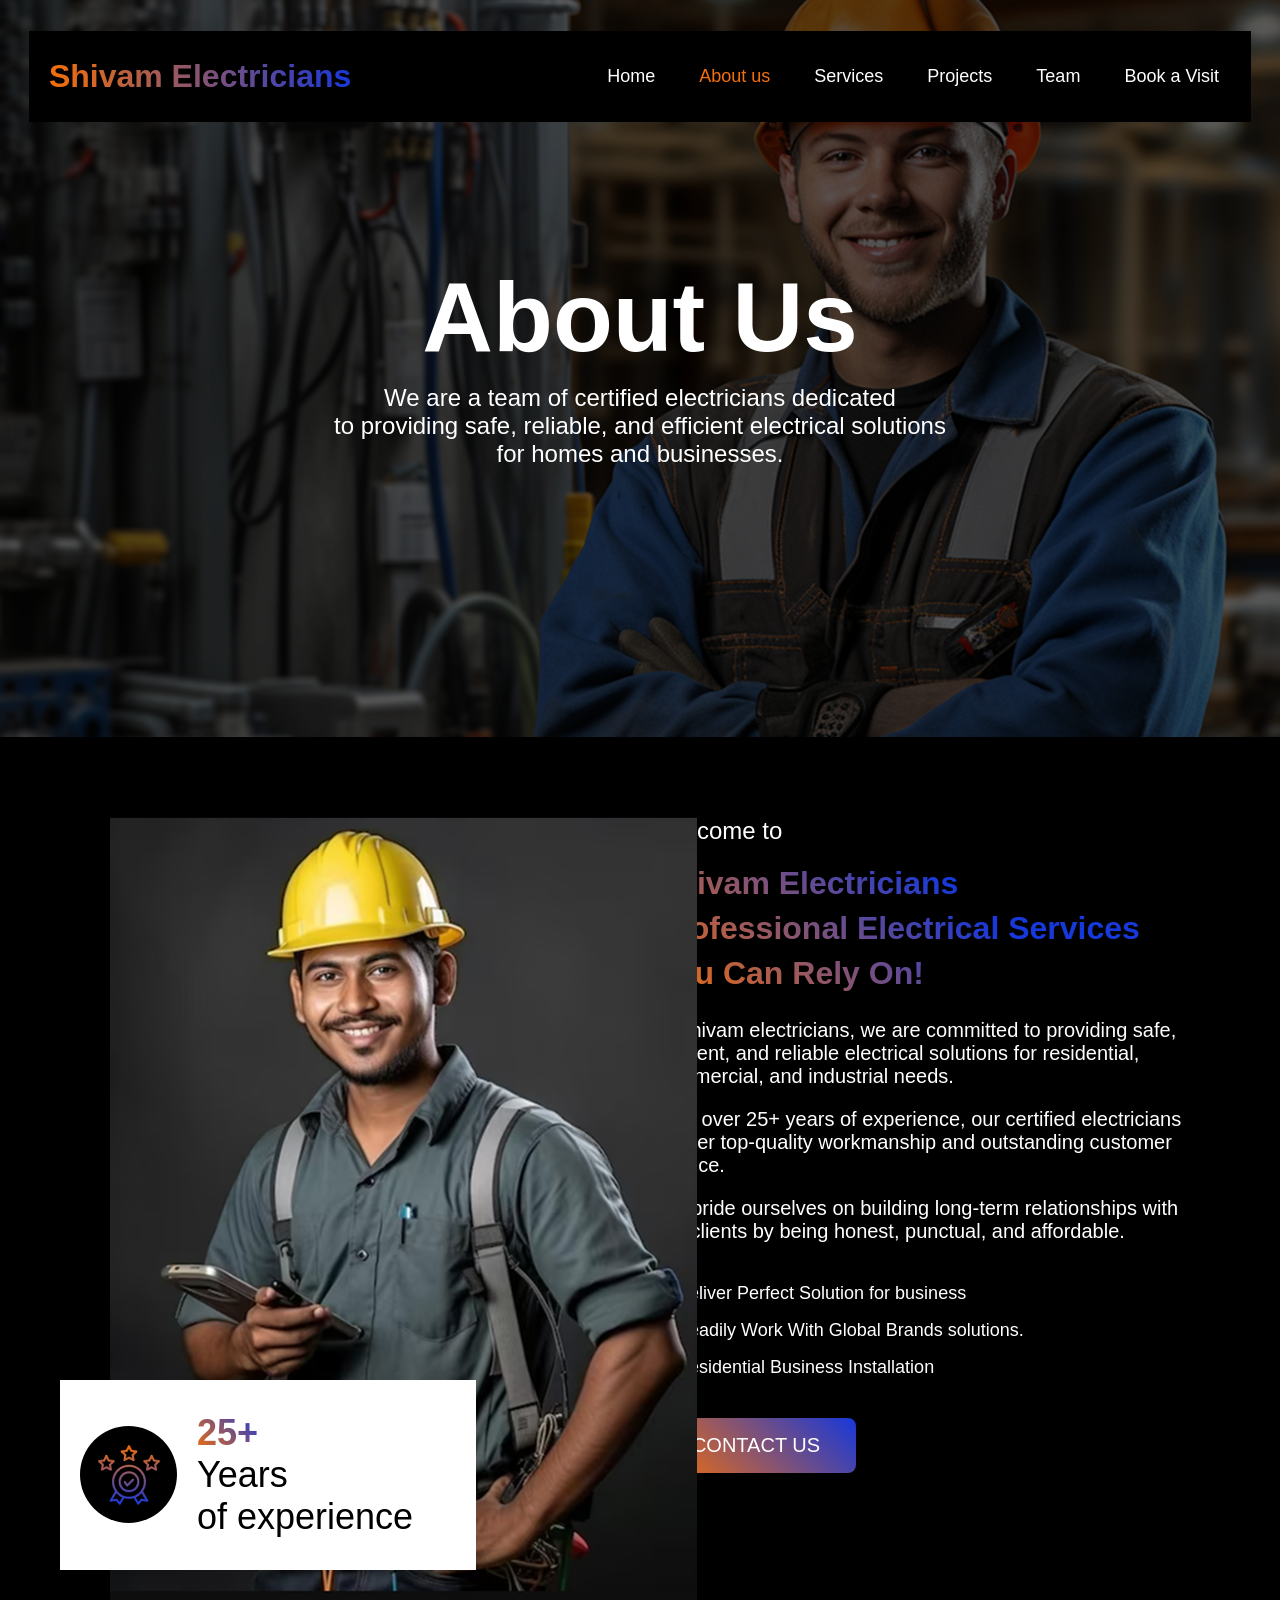
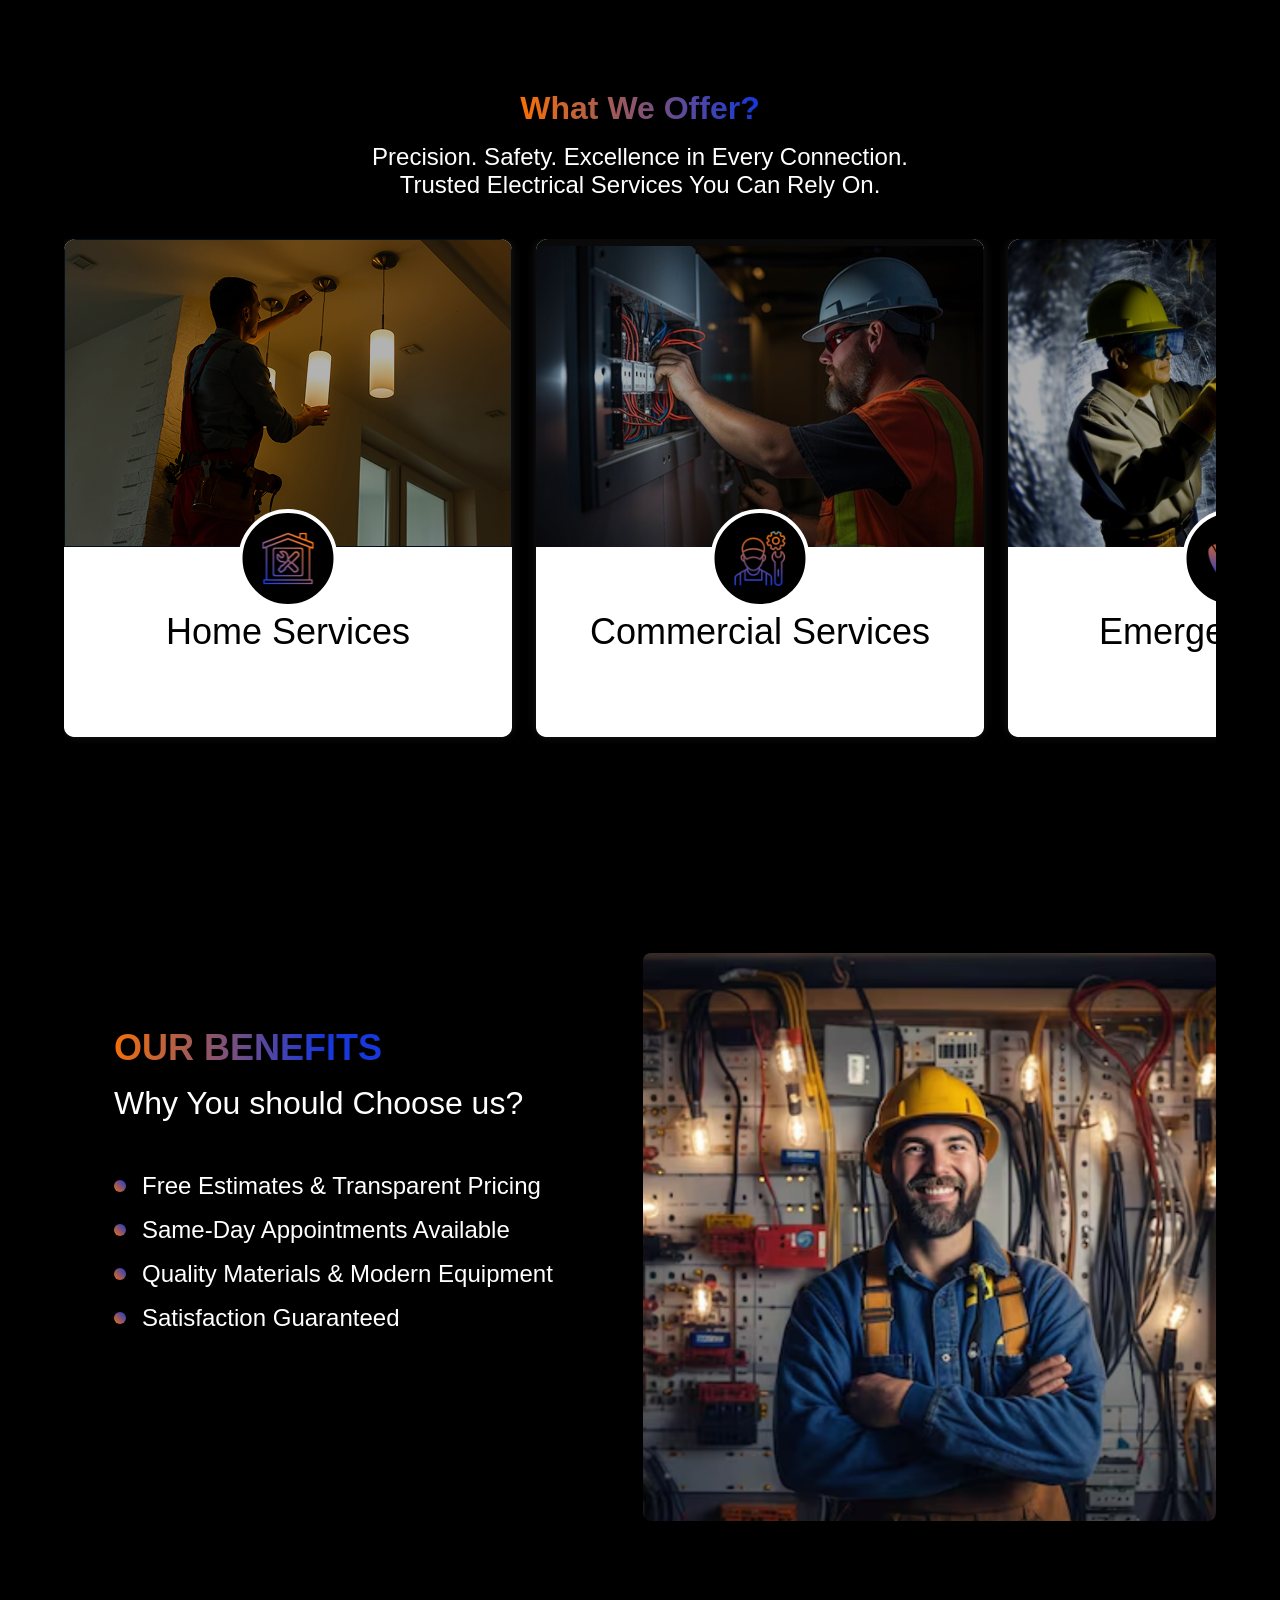
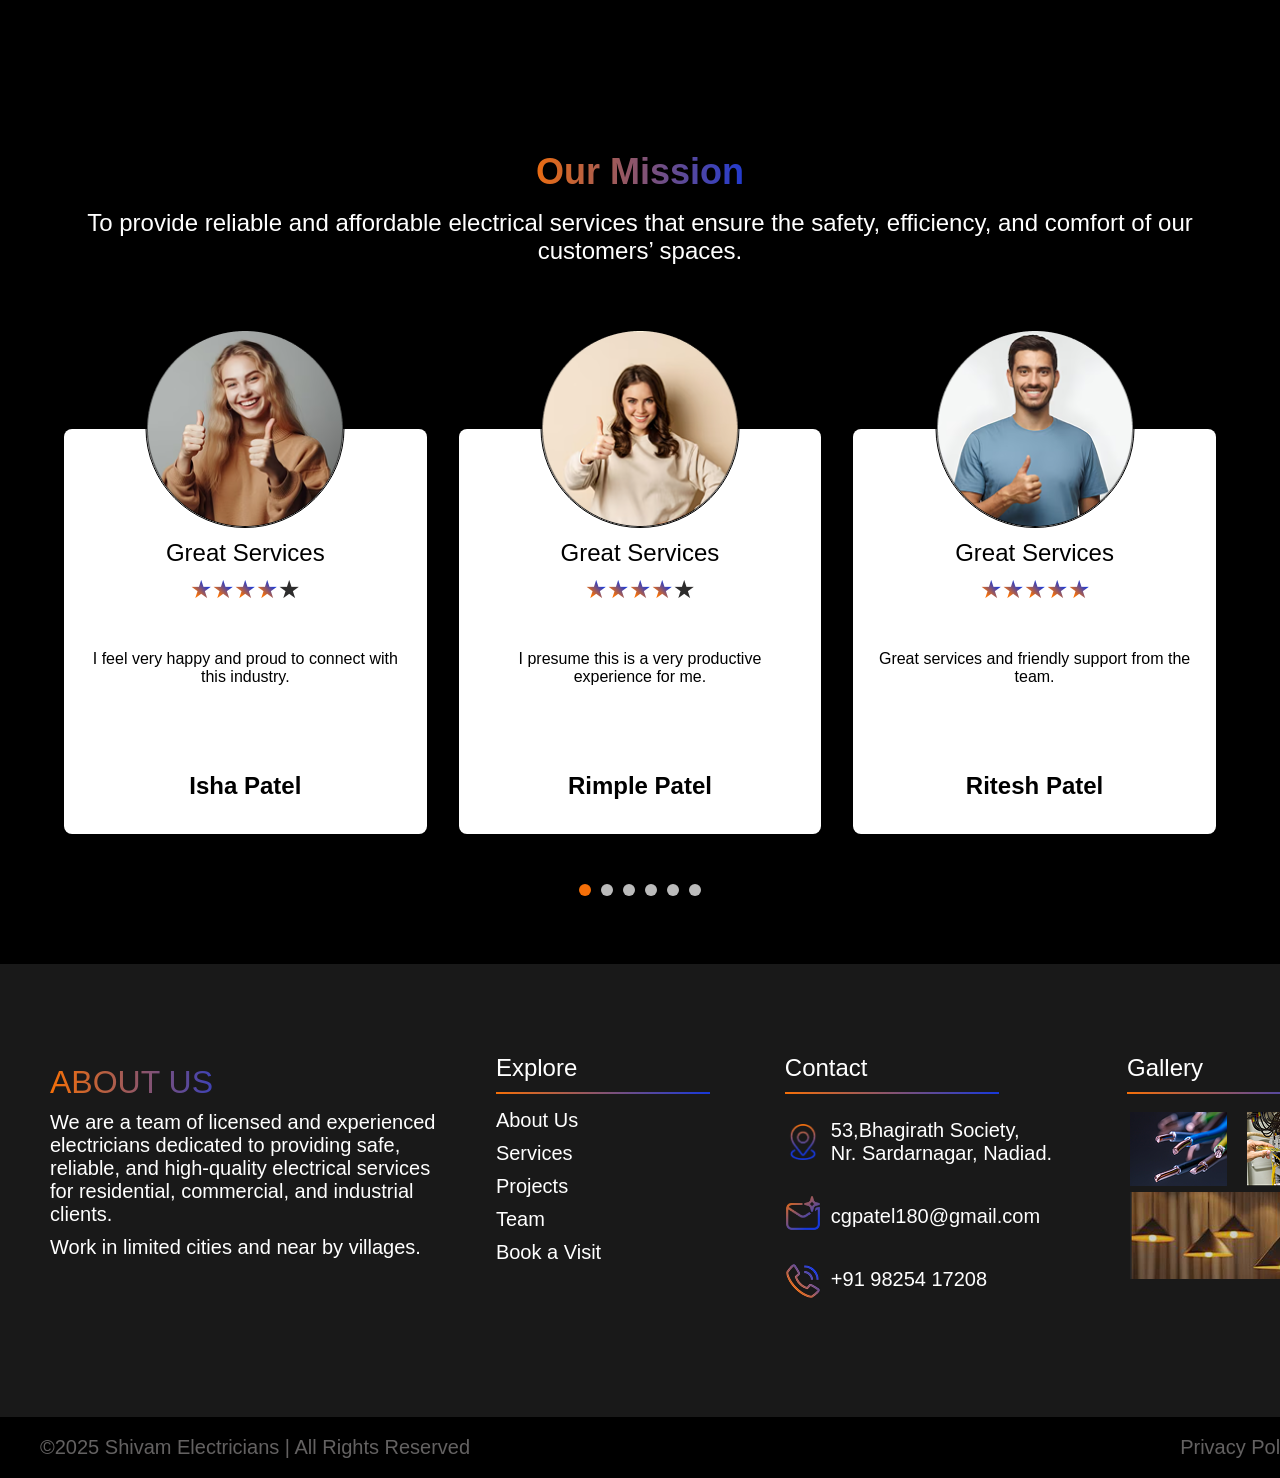
<file: aboutus.html>
<!DOCTYPE html>
<html lang="en">
<head>
    <meta charset="UTF-8">
    <meta name="viewport" content="width=device-width, initial-scale=1.0">
    <title>Document</title>
    <style>
        * {
      box-sizing: border-box;
      margin: 0;
      padding: 0;
    }

    body {
      font-family: 'Roboto Condensed', sans-serif;
      background: #000;
      margin: 0;
      color: white;
    }

    .navbar {
      position: absolute;
      top: 31px;
      left: 28.9px;
      right: 28.9px;
      height: 91px;
      display: flex;
      justify-content: space-between;
      align-items: center;
      z-index: 10;
      background-color: #000;
      padding: 0 20px;
    }

    .logo a {
      font-size: 32px;
      font-weight: bold;
      background: linear-gradient(90deg, #F56F08, #1738DA);
      -webkit-background-clip: text;
      -webkit-text-fill-color: transparent;
      text-decoration: none;
    }

    .nav-links {
      display: flex;
      gap: 20px;
    }

    .nav-links a {
      text-decoration: none;
      color: white;
      font-size: 18px;
      padding: 8px 12px;
      transition: color 0.3s ease;
    }

    .nav-links a:hover,
    .nav-links a.active {
      color: #F56F08;
    }

    .hamburger {
      display: none;
      flex-direction: column;
      cursor: pointer;
      gap: 5px;
    }

    .hamburger span {
      height: 3px;
      width: 25px;
      background-color: white;
      border-radius: 2px;
    }

    /* Responsive Styles */
    @media (max-width: 1024px) {
      .nav-links {
        display: none;
        position: absolute;
        top: 91px;
        right: 0;
        background-color: #000;
        flex-direction: column;
        width: 100%;
        text-align: center;
        padding: 15px 0;
      }

      .nav-links.active {
        display: flex;
      }

      .hamburger {
        display: flex;
      }

      .navbar {
        flex-wrap: wrap;
      }
    }
    .banner-container {
      position: relative;
      width: 100%;
      max-width: 1514px;
      height: 737px;
      overflow: hidden;
      margin: 0 auto;
    }
.banner-image {
      width: 100%;
      height: 100%;
      object-fit: cover;
    }

    .banner-overlay {
      position: absolute;
      top: 0;
      left: 0;
      width: 100%;
      height: 100%;
      background: rgba(0, 0, 0, 0.3);
    }

    .banner-content {
      position: absolute;
      top: 50%;
      left: 50%;
      transform: translate(-50%, -50%);
      text-align: center;
      color: white;
    }

    .banner-content p {
      font-size: 24px;
      margin-block: 10px;
        
    }

    .banner-content h2 {
      font-size: 98px;
      font-weight: 900;
      font-family: 'Roboto', sans-serif;
      background: linear-gradient(to right, #ffffff, #ffffff);
      -webkit-background-clip: text;
      -webkit-text-fill-color: transparent;
    }
    .section-container {
      margin: 80px;
    }

    .grid-container {
      display: grid;
      grid-template-columns: repeat(12, 1fr);
      gap: 32px;
      align-items: start;
    }

    /* Left Part */
    .left-part {
      grid-column: span 6;
      position: relative;
    }

    .image-container {
      position: relative;
      width: 587px;
      height: 783.15px;
      overflow: visible;
      margin-left: 30px;
    }

    .main-image {
      width: 100%;
      height: 100%;
      object-fit: cover;
    }

    .experience-box {
      position: absolute;
      bottom: 30px;
      left: -50px;
      width: 416px;
      height: 190.34px;
      background-color: white;
      display: flex;
      align-items: center;
      padding: 20px;
      box-shadow: 0 8px 20px rgba(0, 0, 0, 0.2);
      z-index: 2;
    }

    .icon-circle {
      width: 97px;
      height: 97px;
      background-color: black;
      border-radius: 50%;
      display: flex;
      align-items: center;
      justify-content: center;
      margin-right: 20px;
    }

    .icon-image {
      width: 68px;
      height: 68px;
    }

    .experience-text {
      display: flex;
      flex-direction: column;
      justify-content: center;
    }

    .gradient-text1 {
      font-size: 36px;
      font-weight: bold;
      background: linear-gradient(45deg, #F56F08 , #1738DA 40%);
      -webkit-background-clip: text;
      -webkit-text-fill-color: transparent;
    }

    .black-text {
      font-size: 36px;
      color: black;
      font-weight: 500;
    }

    /* Right Part */
    .right-part {
      grid-column: span 6;
    }

    .welcome-text {
      font-size: 24px;
      font-weight: 300;
      color: white;
      margin-bottom: 16px;
    }

    .headline-text {
      font-size: 32px;
      font-weight: bold;
      line-height: 1.4;
      background: linear-gradient(45deg, #F56F08 , #1738DA 60%);
      -webkit-background-clip: text;
      -webkit-text-fill-color: transparent;
      margin-bottom: 24px;
    }

    .description-text {
      font-size: 20px;
      font-weight: 400;
      color: white;
      margin-bottom: 20px;
    }

    .feature-list {
      list-style: none;
      padding: 0;
      margin: 40px 0;
    }

    .feature-list li {
      font-size: 18px;
      color: white;
      margin-bottom: 16px;
      display: flex;
      align-items: center;
    }

    .dot {
      width: 10px;
      height: 10px;
      background: linear-gradient(45deg, #F56F08, #1738DA);
      border-radius: 50%;
      margin-right: 10px;
    }

    .contact-button {
      width: 200px;
      height: 55px;
      font-size: 20px;
      font-weight: 400;
      color: white;
      background: linear-gradient(45deg, #F56F08, #1738DA);
      border: none;
      border-radius: 8px;
      cursor: pointer;
      text-transform: uppercase;
    }

    .contact-button-link {
      text-decoration: none;
    }

    /* ========== Responsive (Only Right Part Adjusts) ========== */
    @media (max-width: 1024px) {
      .grid-container {
        display: flex;
        flex-wrap: wrap;
        gap: 32px;
      }

      .left-part {
        flex: 0 0 587px; /* fixed width to keep image + experience box consistent */
        max-width: 100%;
      }

      .right-part {
        flex: 1;
        min-width: 300px;
      }

      .headline-text,
      .welcome-text,
      .description-text,
      .feature-list li {
        text-align: left;
      }

      
    }

    @media (max-width: 600px) {
      .section-container {
        margin: 20px;
      }

      .image-container {
        width: 100%;
        max-width: 100%;
        margin-left: 0;
      }

      .experience-box {
        position: static;
        margin-top: 20px;
        width: 100%;
        flex-direction: column;
        align-items: center;
        text-align: center;
      }

      .icon-circle {
        margin: 0 0 16px 0;
      }

      .gradient-text1,
      .black-text {
        font-size: 28px;
      }

      .headline-text {
        font-size: 24px;
      }

      .description-text {
        font-size: 16px;
      }

      .feature-list li {
        font-size: 16px;
      }

      .contact-button {
        width: 100%;
    height: 50px;
    font-size: 18px;
    text-align: left;
    padding-left: 16px;
        
      }
    }
/* === Base Styles === */
.section {
  padding: 10px 64px;
}

.head {
  text-align: center;
  margin-bottom: 40px;
}

.title1 {
  font-size: 32px;
  font-weight: bold;
  background: linear-gradient(90deg, #F56F08 40%, #1738DA 60%);
  -webkit-background-clip: text;
  -webkit-text-fill-color: transparent;
}

.subtitle {
  font-size: 24px;
  font-weight: lighter;
  margin-top: 16px;
}

.carousel {
  position: relative;
  overflow: visible;
}

/* === Hide arrows initially === */
.arrow {
  position: absolute;
  top: 50%;
  transform: translateY(-50%);
  width: 50px;
  height: 50px;
  background-color: white;
  border: none;
  border-radius: 50%;
  font-size: 32px;
  font-weight: bold;
  display: none; /* Hidden by default */
  align-items: center;
  justify-content: center;
  color: black;
  box-shadow: 0 4px 8px rgba(0, 0, 0, 0.3);
  z-index: 10;
  cursor: pointer;
  transition: background 0.3s, color 0.3s, opacity 0.3s ease;
}

/* === Show on carousel hover === */
.carousel:hover .arrow {
  display: flex;
}

.arrow.left {
  left: -30px;
}

.arrow.right {
  right: -30px;
}

.cards {
  display: flex;
  gap: 24px;
  overflow-x: auto;
  scroll-behavior: smooth;
  padding-bottom: 60px;
  scroll-snap-type: x mandatory;
}

.cards::-webkit-scrollbar {
  display: none;
}

.card {
  position: relative;
  width: 448px;
  flex: 0 0 auto;
  cursor: pointer;
  border-radius: 12px;
  box-shadow: 0 0 10px rgba(255, 255, 255, 0.1);
  background: white;
  scroll-snap-align: center;
}

.image {
  height: 308px;
  background-size: cover;
  background-position: center;
  border-top-left-radius: 12px;
  border-top-right-radius: 12px;
  position: relative;
}

.image::after {
  content: '';
  position: absolute;
  top: 0;
  left: 0;
  height: 100%;
  width: 100%;
  background: rgba(0, 0, 0, 0.3);
  border-top-left-radius: 12px;
  border-top-right-radius: 12px;
}

.icon {
  position: absolute;
  top: 270px;
  left: 50%;
  transform: translateX(-50%);
  width: 99px;
  height: 99px;
  background: black;
  border: 4px solid white;
  border-radius: 50%;
  display: flex;
  align-items: center;
  justify-content: center;
  z-index: 1;
}

.icon img {
  width: 55px;
  height: 55px;
}

.info {
  background: white;
  color: black;
  height: 190px;
  text-align: center;
  padding-top: 64px;
  border-bottom-left-radius: 10px;
  border-bottom-right-radius: 10px;
  position: relative;
  overflow: visible;
}

.label {
  font-size: 36px;
  font-weight: lighter;
}

.btnbox {
  position: absolute;
  top: 100%;
  left: 50%;
  transform: translate(-50%, -10%);
  opacity: 0;
  transition: opacity 0.3s ease;
  z-index: 2;
}

.card:hover .btnbox {
  opacity: 1;
}

.button {
  width: 201px;
  height: 55px;
  margin-top: -30px;
  font-size: 1.125rem;
  color: white;
  background: linear-gradient(45deg, #F56F08, #1738DA);
  border: none;
  border-radius: 8px;
  cursor: pointer;
  display: flex;
  align-items: center;
  justify-content: center;
  text-decoration: none;
}

/* === Responsive Arrow Adjustments === */
@media (max-width: 992px) {
  .section {
    padding: 10px 32px;
  }

  .title1 {
    font-size: 28px;
  }

  .subtitle {
    font-size: 20px;
  }

  .card {
    width: 320px;
  }

  .image {
    height: 220px;
  }

  .icon {
    top: 190px;
    width: 70px;
    height: 70px;
  }

  .icon img {
    width: 40px;
    height: 40px;
  }

  .info {
    height: 160px;
    padding-top: 50px;
  }

  .label {
    font-size: 24px;
  }

  .button {
    width: 160px;
    height: 45px;
    font-size: 1rem;
  }

  .arrow {
    width: 40px;
    height: 40px;
    font-size: 24px;
    top: 46%;
  }

  .arrow.left {
    left: 0;
  }

  .arrow.right {
    right: 0;
  }

  /* Optional: Keep arrows hidden permanently on touch devices */
  .carousel:hover .arrow {
    display: none; /* Because hover is not supported */
  }
}

@media (max-width: 576px) {
  .section {
    padding: 10px 16px;
  }

  .title1 {
    font-size: 24px;
  }

  .subtitle {
    font-size: 18px;
  }

  .card {
    width: 280px;
  }

  .label {
    font-size: 20px;
  }

  .button {
    width: 140px;
    height: 42px;
  }

  .arrow {
    width: 36px;
    height: 36px;
    font-size: 22px;
    top: 46%;
  }

  .arrow.left {
    left: 0;
  }

  .arrow.right {
    right: 0;
  }

  .carousel:hover .arrow {
    display: none;
  }
}

    .container {
      display: grid;
      margin-top: -20px;
      grid-template-columns: repeat(12, 1fr);
      padding: 0 64px;
      gap: 5px;
      align-items: center;
      min-height: 100vh;
    }

    .leftsec {
      grid-column: span 6;
      margin-left: 50px;
      margin-top: -100px;
    }

    .rightsec {
      grid-column: span 6;
      display: flex;
      justify-content: center;
      align-items: center;
    }

    .gradient-textsec {
      font-size: 36px;
      font-weight: bold;
      background: linear-gradient(to right, #F56F08, #1738DA 40%);
      -webkit-background-clip: text;
      -webkit-text-fill-color: transparent;
    }

    .subtitlesec {
      font-size: 32px;
      font-weight: 500;
      margin: 16px 0;
    }

    .pointssec {
      margin-top: 50px;
    }

    .pointsec{
      display: flex;
      align-items: center;
      font-size: 24px;
      font-weight: 400;
      margin-bottom: 16px;
    }

    .point-dotsec {
      width: 12px;
      height: 12px;
      margin-right: 16px;
      border-radius: 50%;
      background: linear-gradient(45deg, #F56F08, #1738DA);
      flex-shrink: 0;
    }

    .imagesec {
      max-width: 100%;
      height: auto;
      border-radius: 8px;
    }

    @media screen and (max-width: 1200px) {
      .container {
        grid-template-columns: repeat(1, 1fr);
        padding: 32px;
        text-align: left;
        margin-top: 150px;
      }

      .leftsec, .rightsec {
        grid-column: span 12;
      }

      .imagesec {
        width: 100%;
        height: auto;
      }
    }
    .containerau {
      max-width: 1500px;
      margin: 0 auto;
      padding: 64px;
      overflow: hidden;
    }

    .titleau {
      font-size: 36px;
      font-weight: bold;
      text-align: center;
      background: linear-gradient(to right, #F56F08 40%, #1738DA 60%);
      -webkit-background-clip: text;
      -webkit-text-fill-color: transparent;
      margin-bottom: 16px;
    }

    .subtitleau {
      font-size: 24px;
      font-weight: normal;
      text-align: center;
      color: white;
      margin-bottom: 64px;
    }

    .slider-wrapper {
      overflow: hidden;
    }

    .slider-track {
      display: flex;
      transition: transform 0.5s ease-in-out;
      will-change: transform;
    }

    .cardau {
      flex: 0 0 calc(33.33% - 21.33px);
      margin-right: 32px;
      background-color: #fff;
      margin-top: 100px;
      width: 449.62px;
      height: 405px;
      position: relative;
      text-align: center;
      color: black;
      border-radius: 8px;
      padding-top: 110px;

      /* Ensures name aligns at bottom */
      display: flex;
      flex-direction: column;
      justify-content: flex-start;
      align-items: center;
    }

    .cardau img {
      position: absolute;
      top: -100px;
      left: 50%;
      transform: translateX(-50%);
      width: 199px;
      height: 199px;
      border-radius: 50%;
      border: 1px solid black;
      object-fit: cover;
    }

    .cardau h3 {
      font-size: 24px;
      font-weight: 400;
      margin-bottom: 8px;
    }

    .starsau {
      font-size: 25px;
      margin-bottom: 16px;
    }

    .starsau span {
      background: linear-gradient(45deg, #F56F08 30%, #1738DA 70%);
      -webkit-background-clip: text;
      -webkit-text-fill-color: transparent;
    }

    .starsau span.black {
      background: none;
      -webkit-background-clip: initial;
      -webkit-text-fill-color: rgb(45, 44, 44);
    }

    .textau {
      font-size: 16px;
      font-weight: 400;
      margin-top: 30px;
      padding: 0 20px;

      /* Fixed height for uniform spacing */
      height: 72px;
      overflow: hidden;
    }

    .nameau {
      margin-top: 50px; /* Push to bottom */
      font-size: 24px;
      font-weight: bold;
    }

    .paginationau {
      text-align: center;
      margin-top: 48px;
    }

    .dotau {
      height: 12px;
      width: 12px;
      margin: 0 5px;
      background-color: #bbb;
      border-radius: 50%;
      display: inline-block;
      transition: background-color 0.3s;
      cursor: pointer;
    }

    .dotau.active {
      background-color: #F56F08;
    }
    .footer {
  width: 1514px;
  height: 453px;
  display: flex;
  padding: 50px;
  background-color: #191919;
  box-sizing: border-box;
  gap: 50px;
}

.footer-section.about {
  width: 28%;
  margin-top: 50px;
}

.footer-section.grouped {
  flex: 1;
  display: flex;
  justify-content: space-between;
  margin-top: 40px;
}

.footer-section h2 {
  font-size: 32px;
  font-weight: 500;
  background: linear-gradient(to right, #F56F08, #1738DA 50%);
  -webkit-background-clip: text;
  -webkit-text-fill-color: transparent;
}

.footer-section p,
.footer-section li,
.footer-section span {
  font-size: 20px;
  font-weight: 400;
  color: white;
  margin: 10px 0;
}

.footer-section h3 {
  font-size: 24px;
  font-weight: 500;
  color: white;
  margin-bottom: 10px;
}

.gradient-line {
  width: 214px;
  height: 2px;
  background: linear-gradient(to right, #F56F08, #1738DA);
  margin-bottom: 15px;
}

.contact-item {
  display: flex;
  align-items: flex-start;
  margin-bottom: 20px;
}

.contact-item img {
  width: 36px;
  height: 36px;
  margin-right: 10px;
}

.gallery img {
  margin: 3px;
}

.gallery-row {
  display: flex;
  gap: 14px;
}

.footer-section ul {
  list-style: none;
  padding-left: 0;
  margin: 0;
}

.copyright {
  width: 1528px;
  height: 61px;
  background-color: black;
  color: white;
  display: flex;
  justify-content: space-between;
  align-items: center;
  padding: 0 40px;
  box-sizing: border-box;
}

.gradient-text {
  background: #636161;
  -webkit-background-clip: text;
  -webkit-text-fill-color: transparent;
  font-size: 20px;
  font-weight: normal;
}

.copyright a {
  text-decoration: none;
  margin-left: 20px;
  font-size: 20px;
  font-weight: normal;
  background: #636161;
  -webkit-background-clip: text;
  -webkit-text-fill-color: transparent;
}

/* Tablet View */
@media screen and (max-width: 1024px) {
  .footer {
    flex-direction: column;
    align-items: flex-start;
    width: 100%;
    height: auto;
    padding: 40px 30px;
    gap: 40px;
  }

  .footer-section.about {
    width: 100%;
    margin-top: 0;
  }

  .footer-section.grouped {
    flex-direction: column;
    width: 100%;
    margin-top: 0;
    gap: 40px;
  }

  .footer-section {
    width: 100%;
  }

  .footer-section h2,
  .footer-section h3 {
    text-align: left;
  }

  .gallery-row {
    flex-wrap: wrap;
    gap: 10px;
  }

  .copyright {
    flex-direction: column;
    align-items: center;
    width: 100%;
    height: auto;
    padding: 20px;
    gap: 10px;
    text-align: center;
  }

  .copyright a {
    margin: 0 10px;
  }
}

/* Mobile View */
@media screen and (max-width: 600px) {
  .footer {
    padding: 30px 20px;
  }

  .footer-section h2 {
    font-size: 26px;
  }

  .footer-section h3 {
    font-size: 20px;
  }

  .footer-section p,
  .footer-section span {
    font-size: 16px;
  }

  .contact-item img {
    width: 28px;
    height: 28px;
  }

  .gradient-line {
    width: 150px;
  }

  .gallery-row img {
    width: 100px;
    height: auto;
  }

  .copyright {
    font-size: 14px;
  }

  .copyright a {
    font-size: 14px;
  }
}
    </style>
</head>
<body>
     <div class="navbar">
    <div class="logo">
      <a href="index.html">Shivam Electricians</a>
    </div>
    <div class="hamburger" onclick="toggleMenu()">
      <span></span>
      <span></span>
      <span></span>
    </div>
    <div class="nav-links" id="navLinks">
      <a href="index.html">Home</a>
      <a class="active" href="aboutus.html">About us</a>
      <a href="services.html">Services</a>
      <a href="projects.html">Projects</a>
      <a href="team.html">Team</a>
      <a href="bookavisit.html">Book a Visit</a>
    </div>
  </div>
  <div class="banner-container">
    <img src="aboutus banner.png" class="banner-image" alt="Banner 1">
    <div class="banner-overlay"></div>
    <div class="banner-content">
      <h2>About Us</h2>
      <p>We are a team of certified electricians dedicated<br> to providing safe, reliable, and efficient electrical solutions<br> for homes and businesses.</p>
    
    </div>
</div>

<div class="section-container">
  <div class="grid-container">
    <!-- Left Part -->
    <div class="left-part">
      <div class="image-container">
        <img src="aboutus welcome.png" alt="Electrician" class="main-image" />
        <div class="experience-box">
          <div class="icon-circle">
            <img src="aboutus exp.png" alt="Experience Icon" class="icon-image" />
          </div>
          <div class="experience-text">
            <div class="gradient-text1 bold-text">25+</div>
            <div class="black-text">Years<br>of experience</div>
          </div>
        </div>
      </div>
    </div>

    <!-- Right Part -->
    <div class="right-part">
      <p class="welcome-text">Welcome to</p>
      <h1 class="headline-text">
        Shivam Electricians<br>
        Professional Electrical Services<br>
        You Can Rely On!
      </h1>
      <p class="description-text">
        At shivam electricians, we are committed to providing safe, efficient, and reliable electrical solutions
        for residential, commercial, and industrial needs.
      </p>
      <p class="description-text">
        With over 25+ years of experience, our certified electricians deliver top-quality workmanship and outstanding customer service.
      </p>
      <p class="description-text">
        We pride ourselves on building long-term relationships with our clients by being honest, punctual, and affordable.
      </p>
      <ul class="feature-list">
        <li><span class="dot"></span> Deliver Perfect Solution for business</li>
        <li><span class="dot"></span> Readily Work With Global Brands solutions.</li>
        <li><span class="dot"></span> Residential Business Installation</li>
      </ul>
      <a href="bookavisit.html" class="contact-button-link">
  <button class="contact-button">CONTACT US</button>
</a>

    </div>
  </div>
</div>
<section class="section">
    <div class="head">
      <h2 class="title1">What We Offer?</h2>
      <p class="subtitle">
        Precision. Safety. Excellence in Every Connection.<br />
        Trusted Electrical Services You Can Rely On.
      </p>
    </div>

    <div class="carousel">
      <div id="cards" class="cards"></div>
      <button id="prev" class="arrow left">&#8592;</button>
      <button id="next" class="arrow right">&#8594;</button>
    </div>
  </section>
  <div class="container">
    <div class="leftsec">
      <div class="gradient-textsec">OUR BENEFITS</div>
      <div class="subtitlesec">Why You should Choose us?</div>
      <div class="pointssec">
        <div class="pointsec">
          <div class="point-dotsec"></div>
          Free Estimates & Transparent Pricing
        </div>
        <div class="pointsec">
          <div class="point-dotsec"></div>
          Same-Day Appointments Available
        </div>
        <div class="pointsec">
          <div class="point-dotsec"></div>
          Quality Materials & Modern Equipment
        </div>
        <div class="pointsec">
          <div class="point-dotsec"></div>
          Satisfaction Guaranteed
        </div>
      </div>
    </div>
    <div class="rightsec">
      <img src="aboutus benefits.png" alt="Electrician" class="imagesec" />
    </div>
  </div>
  <div class="containerau">
    <div class="titleau">Our Mission</div>
    <div class="subtitleau">
      To provide reliable and affordable electrical services that ensure the safety, efficiency, and comfort of our customers’ spaces.
    </div>

    <div class="slider-wrapper">
      <div class="slider-track" id="slider">
        <!-- Cards will be injected here -->
      </div>
    </div>

    <div class="paginationau" id="pagination">
      <!-- Pagination dots will be created dynamically -->
    </div>
  </div>

  <div class="footer">
  <!-- About Us -->
  <div class="footer-section about">
    <h2>ABOUT US</h2>
    <p>We are a team of licensed and experienced electricians dedicated to providing safe, reliable, and high-quality electrical services for residential, commercial, and industrial clients.</p>
    <p>Work in limited cities and near by villages.</p>
  </div>

  <!-- Grouped Sections: Explore, Contact, Gallery -->
  <div class="footer-section grouped">
    <!-- Explore -->
    <div class="footer-section">
      <h3>Explore</h3>
      <div class="gradient-line"></div>
      <ul>
        <li>About Us</li>
        <li>Services</li>
        <li>Projects</li>
        <li>Team</li>
        <li>Book a Visit</li>
      </ul>
    </div>

    <!-- Contact -->
    <div class="footer-section">
      <h3>Contact</h3>
      <div class="gradient-line"></div>
      <div class="contact-item">
        <img src="location 1.png" alt="Location" style="margin-top: 15px;">
        <span>53,Bhagirath Society,<br>Nr. Sardarnagar, Nadiad.</span>
      </div>
      <div class="contact-item">
        <img src="mail 1.png" alt="Email">
        <span>cgpatel180@gmail.com</span>
      </div>
      <div class="contact-item">
        <img src="telephone-call 3.png" alt="Phone" style="margin-top: 5px;">
        <span>+91 98254 17208</span>
      </div>
    </div>

    <!-- Gallery -->
    <div class="footer-section">
      <h3>Gallery</h3>
      <div class="gradient-line"></div>
      <div class="gallery">
        <div class="gallery-row">
          <img src="gallery1.png" width="97" height="74">
          <img src="gallery2 .png" width="97" height="74">
          <img src="gallery3.png" width="97" height="74">
        </div>
        <div class="gallery-row">
          <img src="gallery4.png" width="331" height="87">
        </div>
      </div>
    </div>
  </div>
</div>


  <!-- Copyright -->
  <div class="copyright">
    <div class="gradient-text">©2025 Shivam Electricians | All Rights Reserved</div>
    <div>
      <a href="privacypolicy.html">Privacy Policy</a>
      <a href="termsofservice.html">Terms of Services</a>
    </div>
  </div>

  <script>
    function toggleMenu() {
      const nav = document.getElementById('navLinks');
      nav.classList.toggle('active');
    }
  const cardsContainer = document.getElementById("cards");
  const prevBtn = document.getElementById("prev");
  const nextBtn = document.getElementById("next");

  const cardData = [
    { title: "Home Services", bg: "home service.png", icon: "home service icon.png" },
    { title: "Commercial Services", bg: "commercial service.png", icon: "commercial icon.png" },
    { title: "Emergency Help", bg: "emergency service.png", icon: "eh icon.png" },
    { title: "New Technology", bg: "new technology.png", icon: "nt icon.png" },
    { title: "Full Contract", bg: "fc.png", icon: "contract .png" }
  ];

  const pageLinks = {
    "Home Services": "homeservice.html",
    "Commercial Services": "commercialservice.html",
    "Emergency Help": "emergency help.html",
    "New Technology": "newtechnology.html",
    "Full Contract": "full contract.html"
  };

  function renderCards() {
    cardData.forEach(card => {
      const cardElement = document.createElement("div");
      cardElement.className = "card";
      cardElement.innerHTML = `
        <div class="image" style="background-image: url('${card.bg}');"></div>
        <div class="icon"><img src="${card.icon}" alt="Icon" /></div>
        <div class="info">
          <h3 class="label">${card.title}</h3>
          <div class="btnbox">
            <a class="button" href="${pageLinks[card.title]}">Read More</a>
          </div>
        </div>`;
      cardsContainer.appendChild(cardElement);
    });
  }

  renderCards();

  const scrollStep = 472;
  nextBtn.onclick = () => cardsContainer.scrollBy({ left: scrollStep, behavior: "smooth" });
  prevBtn.onclick = () => cardsContainer.scrollBy({ left: -scrollStep, behavior: "smooth" });
    const reviews = [
      { name: "Isha Patel", image: "review1.png", stars: 4, comment: "I feel very happy and proud to connect with this industry." },
      { name: "Rimple Patel", image: "review2.png", stars: 4, comment: "I presume this is a very productive experience for me." },
      { name: "Ritesh Patel", image: "review3.png", stars: 5, comment: "Great services and friendly support from the team." },
      { name: "Chandresh Patel", image: "review4.png", stars: 4, comment: "Reliable and affordable electrical services, recommended." },
      { name: "Vidhi Patel", image: "review6.png", stars: 5, comment: "Quick response and expert service, very happy!" },
      { name: "Isha Patel", image: "review5.png", stars: 5, comment: "Professional work and attention to detail. Excellent!" }
    ];

    const slider = document.getElementById("slider");
    const pagination = document.getElementById("pagination");

    // Duplicate first few cards to enable infinite loop effect
    const extendedReviews = [...reviews, ...reviews.slice(0, 3)];
    let currentIndex = 0;

    // Render cards
    extendedReviews.forEach(r => {
      let starsHTML = "";
      for (let j = 0; j < r.stars; j++) starsHTML += '<span>★</span>';
      for (let j = r.stars; j < 5; j++) starsHTML += '<span class="black">★</span>';

      const card = document.createElement("div");
      card.className = "cardau";
      card.innerHTML = `
        <img src="${r.image}" alt="${r.name}">
        <h3>Great Services</h3>
        <div class="starsau">${starsHTML}</div>
        <div class="textau">${r.comment}</div>
        <div class="nameau">${r.name}</div>
      `;
      slider.appendChild(card);
    });

    // Create dots
    reviews.forEach((_, i) => {
      const dot = document.createElement("span");
      dot.className = "dotau";
      if (i === 0) dot.classList.add("active");
      dot.addEventListener("click", () => {
        currentIndex = i;
        updateSlider();
        resetInterval();
      });
      pagination.appendChild(dot);
    });

    const dots = document.querySelectorAll(".dotau");

    function updateSlider() {
      const cardWidth = slider.children[0].offsetWidth + 32; // card + margin
      slider.style.transform = `translateX(-${currentIndex * cardWidth}px)`;

      dots.forEach(dot => dot.classList.remove("active"));
      dots[currentIndex % reviews.length].classList.add("active");
    }

    function nextSlide() {
      currentIndex++;
      updateSlider();
      if (currentIndex === reviews.length) {
        setTimeout(() => {
          slider.style.transition = "none";
          currentIndex = 0;
          updateSlider();
          // Re-enable transition
          void slider.offsetWidth;
          slider.style.transition = "transform 0.5s ease-in-out";
        }, 500);
      }
    }

    let autoSlide = setInterval(nextSlide, 3000);

    function resetInterval() {
      clearInterval(autoSlide);
      autoSlide = setInterval(nextSlide, 3000);
    }

    // Set initial transition style
    slider.style.transition = "transform 0.5s ease-in-out";
    updateSlider();
    </script>
</body>
</html>
</file>
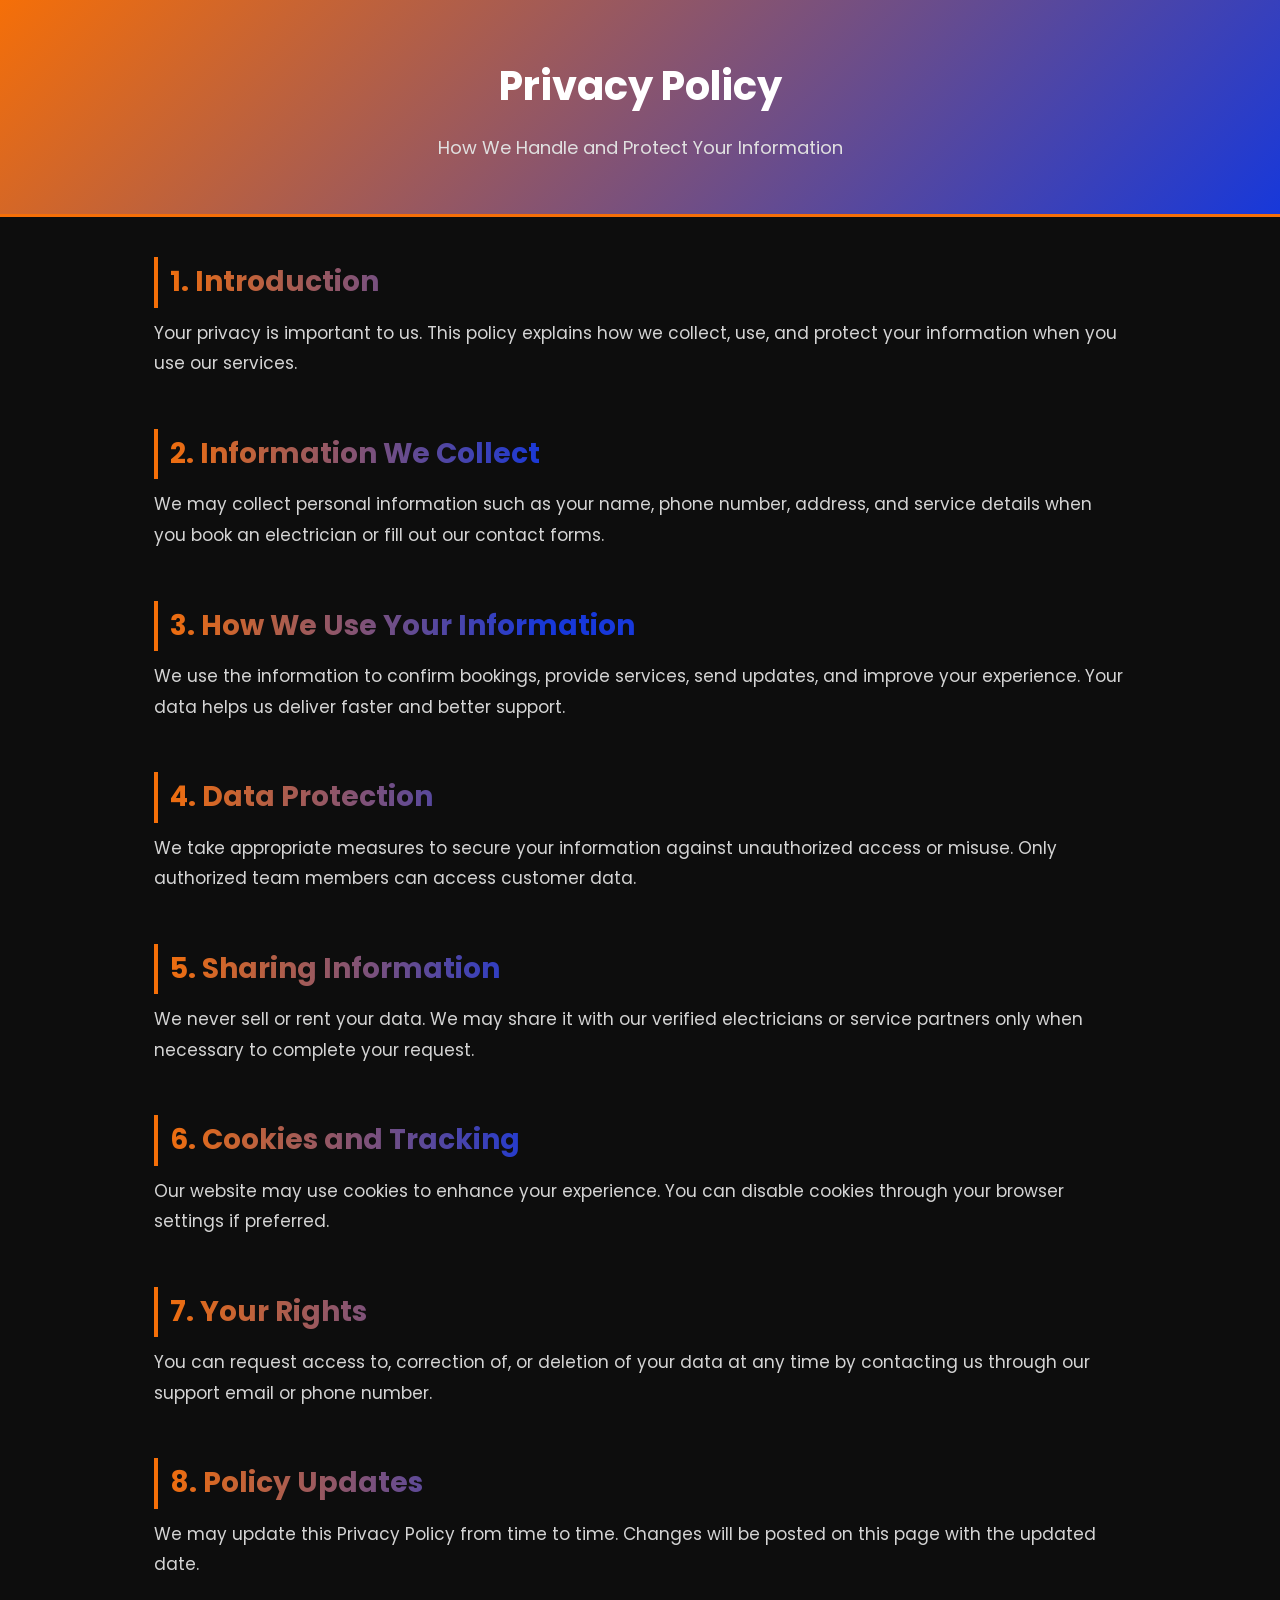
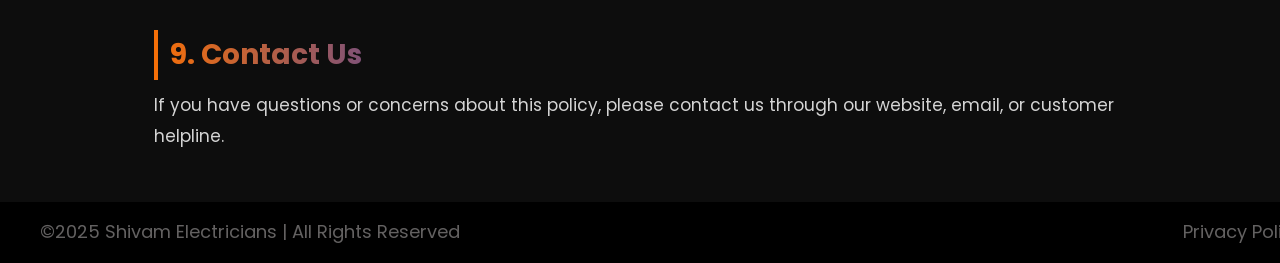
<file: privacypolicy.html>
<!DOCTYPE html>
<html lang="en">
<head>
  <meta charset="UTF-8" />
  <meta name="viewport" content="width=device-width, initial-scale=1.0"/>
  <title>Privacy Policy - Electrician Services</title>
  <link href="https://fonts.googleapis.com/css2?family=Poppins:wght@300;500;700&display=swap" rel="stylesheet"/>
  <style>
    * {
      margin: 0;
      padding: 0;
      box-sizing: border-box;
    }

    body {
      font-family: 'Poppins', sans-serif;
      background-color: #0d0d0d;
      color: #f1f1f1;
      line-height: 1.8;
    }

    header {
      background: linear-gradient(135deg, #F56F08, #1738DA);
      padding: 50px 64px;
      text-align: center;
      border-bottom: 3px solid #f56f08;
    }

    header h1 {
      font-size: 40px;
      font-weight: 700;
      margin-bottom: 10px;
      color: #fff;
    }

    header p {
      font-size: 18px;
      color: #e0e0e0;
    }

    .container {
      max-width: 1100px;
      margin: 40px auto;
      padding: 0 64px;
    }

    section {
      margin-bottom: 50px;
    }

    section h2 {
      font-size: 28px;
      margin-bottom: 10px;
      padding-left: 12px;
      border-left: 4px solid #f56f08;
      background: linear-gradient(90deg, #F56F08, #1738DA 40%);
      -webkit-background-clip: text;
      -webkit-text-fill-color: transparent;
      background-clip: text;
      color: transparent;
    }

    section p {
      font-size: 17px;
      color: #d4d4d4;
      margin-top: 8px;
    }

    .copyright {
      width: 1528px;
      height: 61px;
      background-color: black;
      color:white;
      display: flex;
      justify-content: space-between;
      align-items: center;
      padding: 0 40px;
      box-sizing: border-box;
    }
    .gradient-text {
      background:#636161;
      -webkit-background-clip: text;
      -webkit-text-fill-color: transparent;
      font-size: 18px;
      font-weight:normal;
    }
    .copyright a {
      text-decoration: none;
      margin-left: 20px;
      font-size: 18px;
      font-weight:normal;
      background:#636161;
      -webkit-background-clip: text;
      -webkit-text-fill-color: transparent;
    }
  </style>
</head>
<body>

  <header>
    <h1>Privacy Policy</h1>
    <p>How We Handle and Protect Your Information</p>
  </header>

  <div class="container">
    <section>
      <h2>1. Introduction</h2>
      <p>Your privacy is important to us. This policy explains how we collect, use, and protect your information when you use our services.</p>
    </section>

    <section>
      <h2>2. Information We Collect</h2>
      <p>We may collect personal information such as your name, phone number, address, and service details when you book an electrician or fill out our contact forms.</p>
    </section>

    <section>
      <h2>3. How We Use Your Information</h2>
      <p>We use the information to confirm bookings, provide services, send updates, and improve your experience. Your data helps us deliver faster and better support.</p>
    </section>

    <section>
      <h2>4. Data Protection</h2>
      <p>We take appropriate measures to secure your information against unauthorized access or misuse. Only authorized team members can access customer data.</p>
    </section>

    <section>
      <h2>5. Sharing Information</h2>
      <p>We never sell or rent your data. We may share it with our verified electricians or service partners only when necessary to complete your request.</p>
    </section>

    <section>
      <h2>6. Cookies and Tracking</h2>
      <p>Our website may use cookies to enhance your experience. You can disable cookies through your browser settings if preferred.</p>
    </section>

    <section>
      <h2>7. Your Rights</h2>
      <p>You can request access to, correction of, or deletion of your data at any time by contacting us through our support email or phone number.</p>
    </section>

    <section>
      <h2>8. Policy Updates</h2>
      <p>We may update this Privacy Policy from time to time. Changes will be posted on this page with the updated date.</p>
    </section>

    <section>
      <h2>9. Contact Us</h2>
      <p>If you have questions or concerns about this policy, please contact us through our website, email, or customer helpline.</p>
    </section>
  </div>

  

  <div class="copyright">
    <div class="gradient-text">©2025 Shivam Electricians | All Rights Reserved</div>
    <div>
      <a href="privacypolicy.html">Privacy Policy</a>
      <a href="termsofservice.html">Terms of Services</a>
    </div>
  </div>


</body>
</html>
</file>
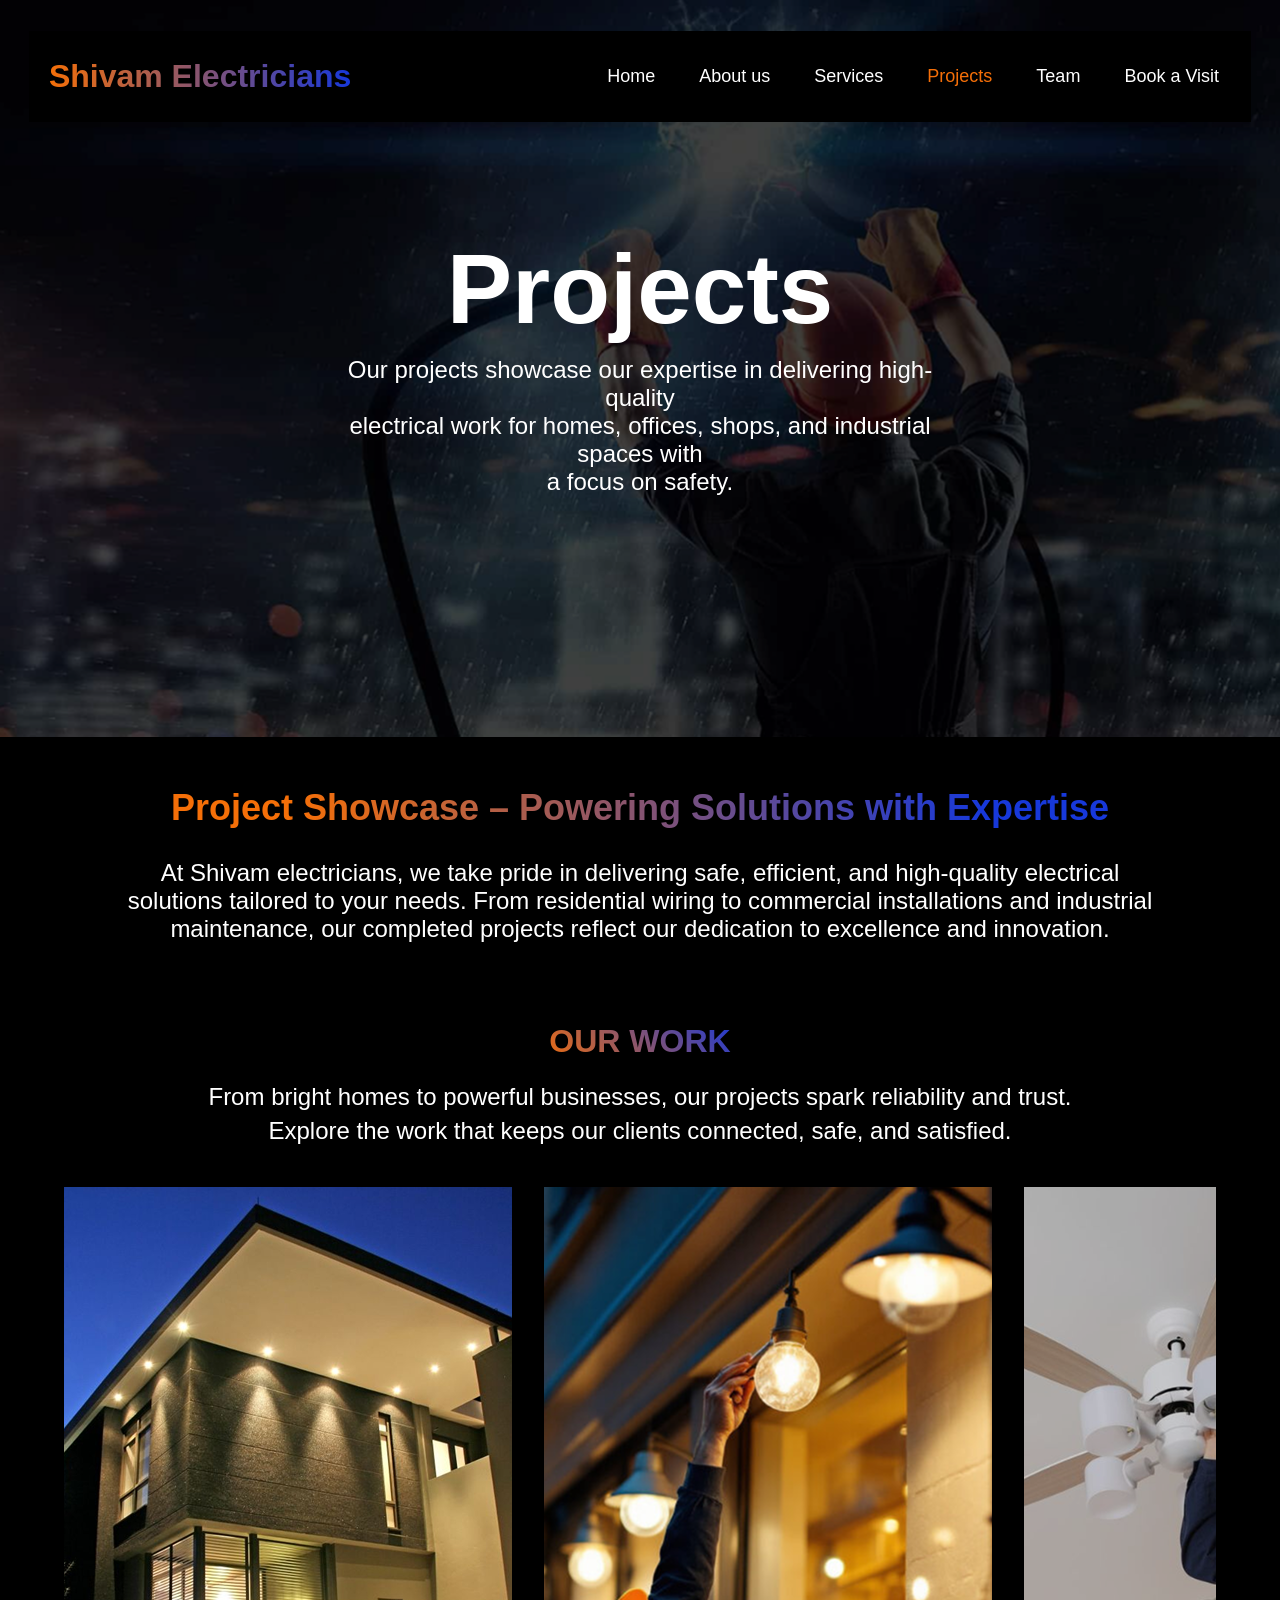
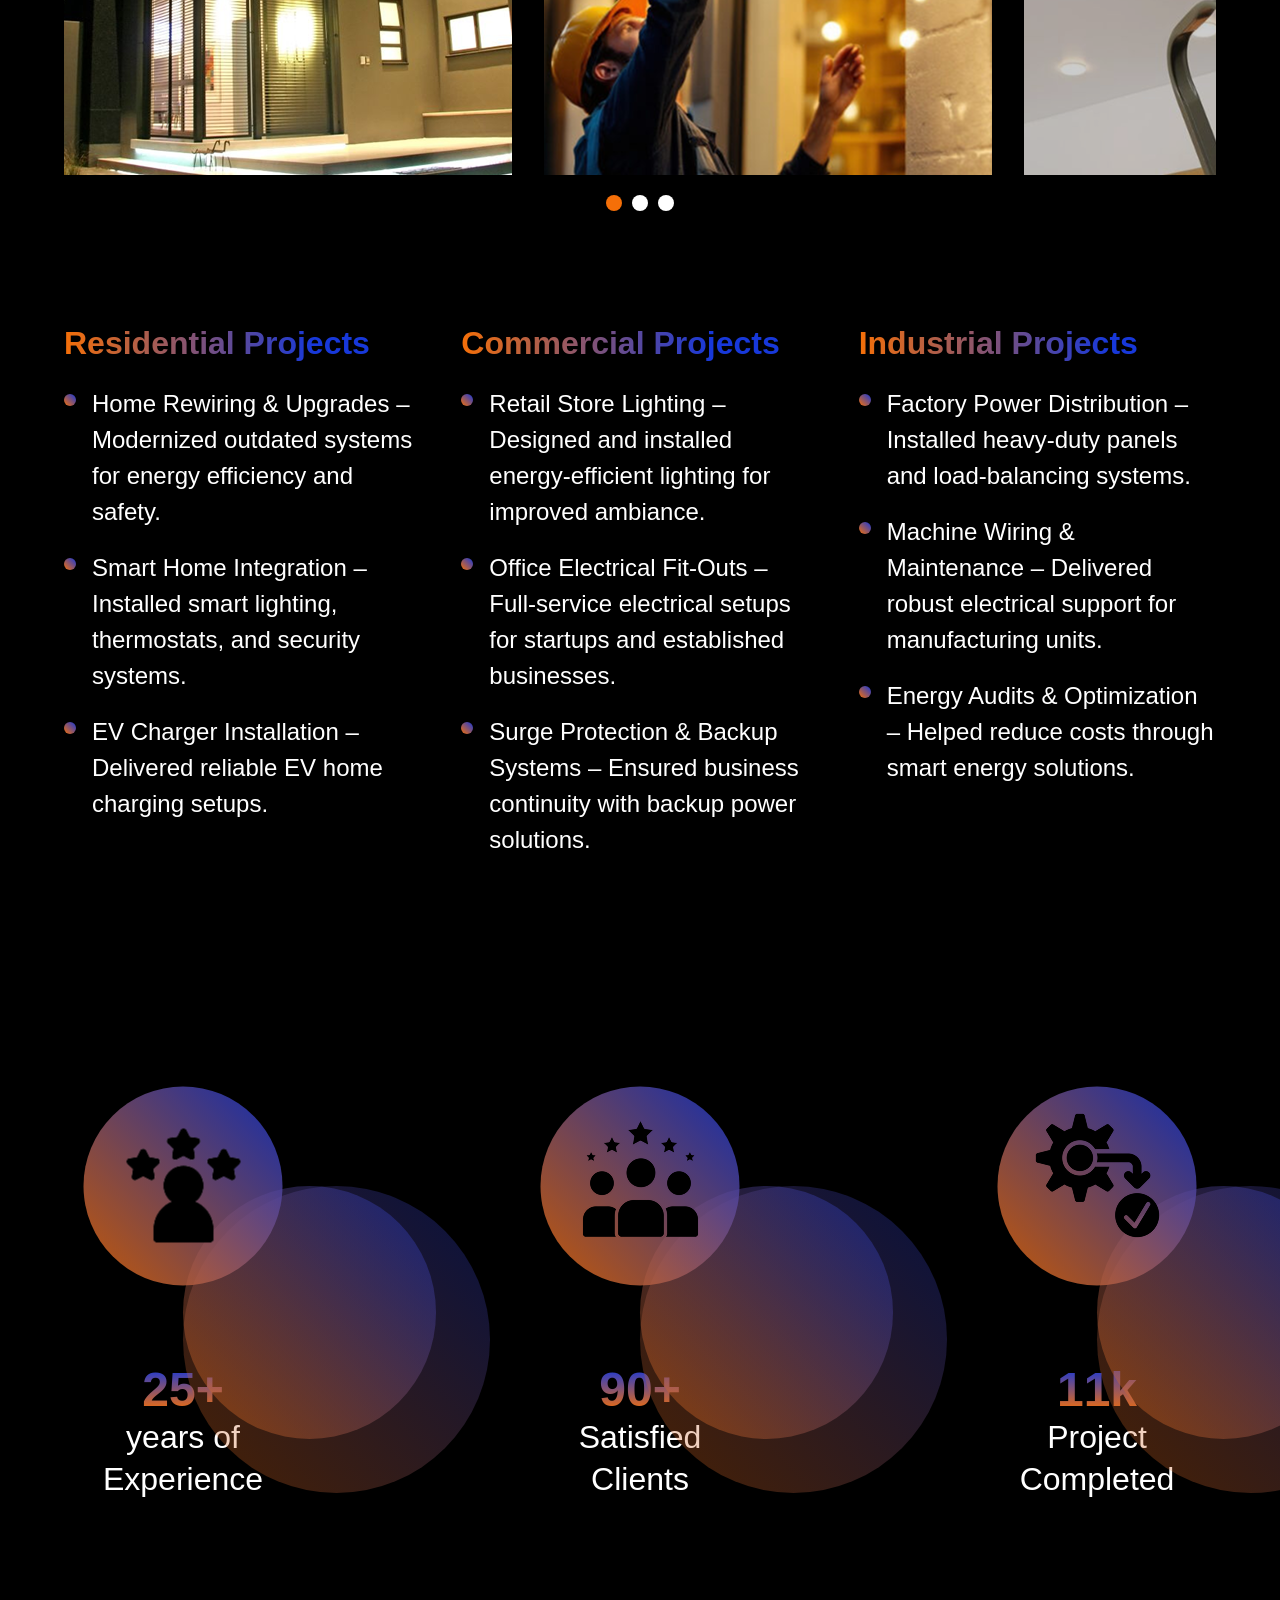
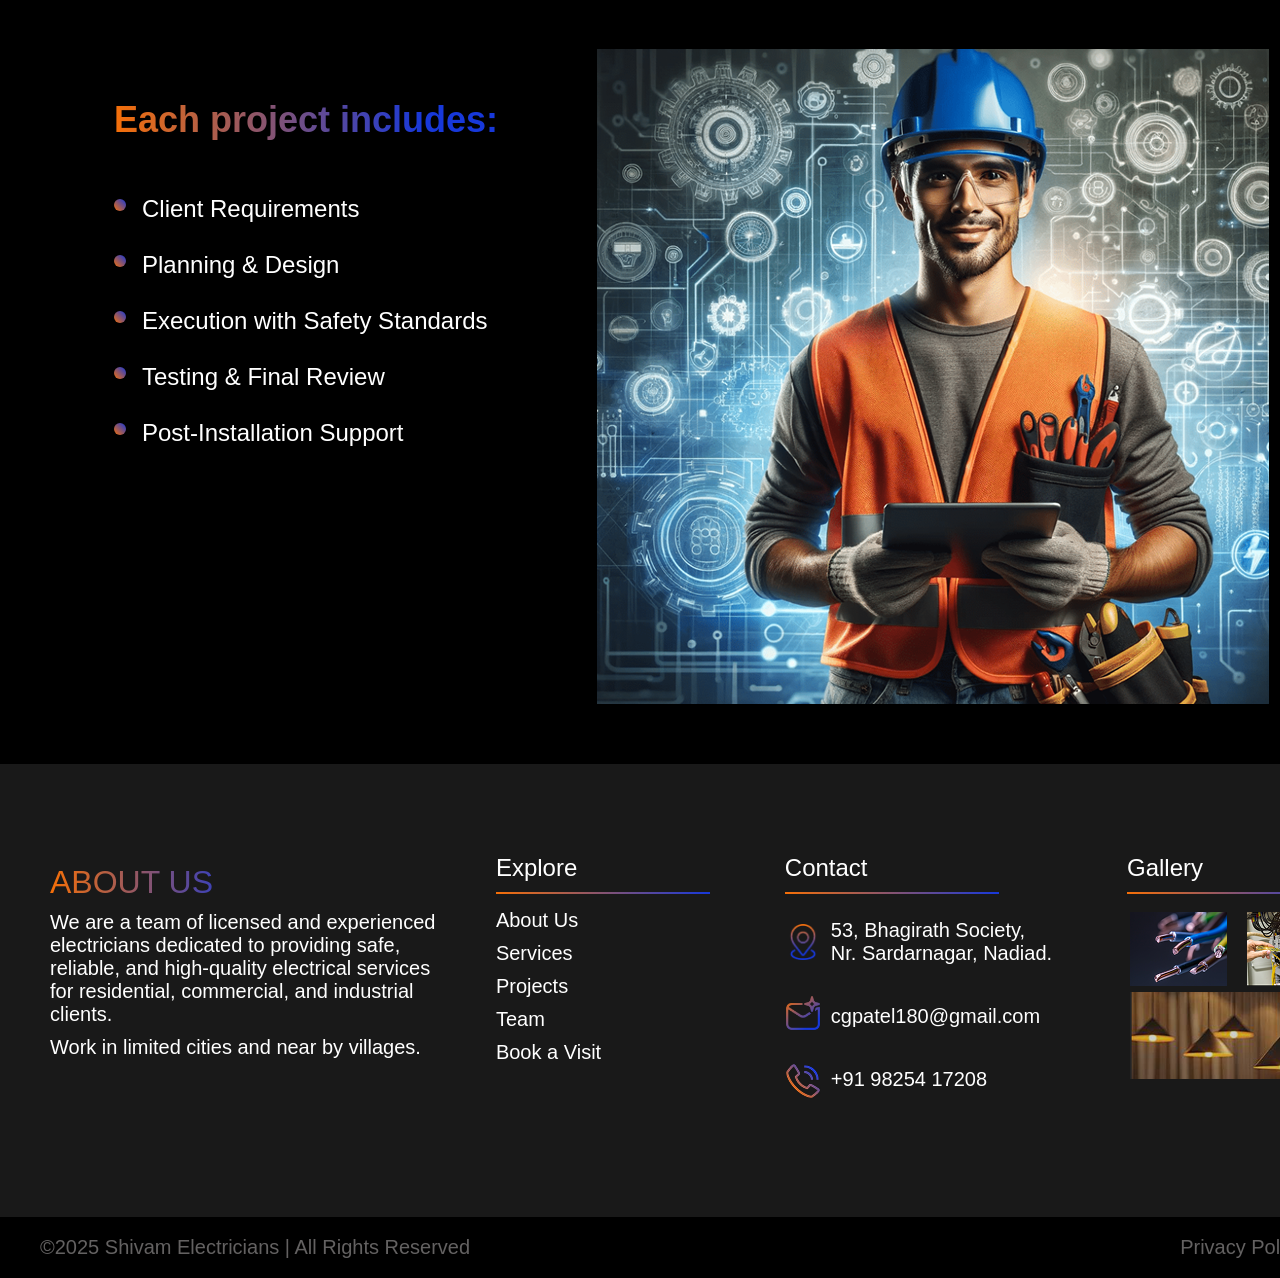
<file: projects.html>
<!DOCTYPE html>
<html lang="en">
<head>
  <meta charset="UTF-8" />
  <meta name="viewport" content="width=device-width, initial-scale=1.0"/>
  <title>Document</title>
  <style>
    * {
      box-sizing: border-box;
      margin: 0;
      padding: 0;
    }

    body {
      font-family: 'Roboto Condensed', sans-serif;
      background: #000;
      color: white;
    }

    .navbar {
      position: absolute;
      top: 31px;
      left: 28.9px;
      right: 28.9px;
      height: 91px;
      display: flex;
      justify-content: space-between;
      align-items: center;
      z-index: 10;
      background-color: #000;
      padding: 0 20px;
    }

    .logo a {
      font-size: 32px;
      font-weight: bold;
      background: linear-gradient(90deg, #F56F08, #1738DA);
      -webkit-background-clip: text;
      -webkit-text-fill-color: transparent;
      text-decoration: none;
    }

    .nav-links {
      display: flex;
      gap: 20px;
    }

    .nav-links a {
      text-decoration: none;
      color: white;
      font-size: 18px;
      padding: 8px 12px;
      transition: color 0.3s ease;
    }

    .nav-links a:hover,
    .nav-links a.active {
      color: #F56F08;
    }

    .hamburger {
      display: none;
      flex-direction: column;
      cursor: pointer;
      gap: 5px;
    }

    .hamburger span {
      height: 3px;
      width: 25px;
      background-color: white;
      border-radius: 2px;
    }

    /* Responsive Styles */
    @media (max-width: 1024px) {
      .nav-links {
        display: none;
        position: absolute;
        top: 91px;
        right: 0;
        background-color: #000;
        flex-direction: column;
        width: 100%;
        text-align: center;
        padding: 15px 0;
      }

      .nav-links.active {
        display: flex;
      }

      .hamburger {
        display: flex;
      }

      .navbar {
        flex-wrap: wrap;
      }
    }

    .banner-container {
      position: relative;
      width: 100%;
      max-width: 1514px;
      height: 737px;
      overflow: hidden;
      margin: 0 auto;
    }

    .banner-image {
      width: 100%;
      height: 100%;
      object-fit: cover;
    }

    .banner-overlay {
      position: absolute;
      top: 0;
      left: 0;
      width: 100%;
      height: 100%;
      background: rgba(0, 0, 0, 0.3);
    }

    .banner-content {
      position: absolute;
      top: 50%;
      left: 50%;
      transform: translate(-50%, -50%);
      text-align: center;
      color: white;
    }

    .banner-content p {
      font-size: 24px;
      margin-block: 10px;
    }

    .banner-content h2 {
      font-size: 98px;
      font-weight: 900;
      font-family: 'Roboto', sans-serif;
      background: linear-gradient(to right, #ffffff, #ffffff);
      -webkit-background-clip: text;
      -webkit-text-fill-color: transparent;
    }

    .container {
      max-width: calc(100% - 128px); /* 64px left + 64px right */
      margin: 0 auto;
      display: grid;
      grid-template-columns: repeat(12, 1fr);
      gap: 20px;
    }

    .grid-column-12 {
      grid-column: span 12;
    }

    .title {
      text-align: center;
      font-size: 36px;
      font-weight: bold;
      background: linear-gradient(to right, #F56F08 20%, #1738DA 80%);
      -webkit-background-clip: text;
      -webkit-text-fill-color: transparent;
      margin-top: 50px;
      margin-bottom: 20px;
    }

    .subtitle {
      text-align: center;
      font-size: 24px;
      color: white;
      margin-top: -10px;
      margin-bottom: 50px;
    }

    .heading4 {
      text-align: center;
      font-size: 32px;
      font-weight: bold;
      background: linear-gradient(45deg, #F56F08 40%, #1738DA 60%);
      -webkit-background-clip: text;
      -webkit-text-fill-color: transparent;
      margin-top: 10px;
    }

    .subheading4 {
      text-align: center;
      font-size: 24px;
      font-weight: 400;
      color: white;
      margin-top: 20px;
      line-height: 1.4;
    }

    .slider-wrapper4 {
      overflow: hidden;
      margin-top: 40px;
    }

    .slider4 {
      display: flex;
      gap: 32px;
      transition: transform 1s ease-in-out;
    }

    .box4 {
      position: relative;
      width: 448px;
      height: 588px;
      overflow: hidden;
      flex-shrink: 0;
    }

    .box4 img {
      width: 100%;
      height: 100%;
      object-fit: cover;
      display: block;
    }

    .overlay4 {
      position: absolute;
      bottom: 0;
      left: 0;
      width: 0;
      height: 0;
      border-left: 214.5px solid transparent;
      border-bottom: 202px solid #F56F08;
      transform: scaleX(-1);
      opacity: 0;
      transition: opacity 0.3s ease;
      pointer-events: none;
    }

    .textbox14,
    .textbox24 {
      position: absolute;
      margin-left: 20px;
      background-color: black;
      color: white;
      font-size: 24px;
      font-weight: 400;
      font-family: Roboto, sans-serif;
      display: flex;
      align-items: center;
      justify-content: space-evenly;
      opacity: 0;
      transition: opacity 0.3s ease;
    }

    .textbox14 {
      width: 264px;
      height: 51px;
      bottom: 100px;
      left: 0;
    }

    .textbox24 {
      width: 159px;
      height: 51px;
      bottom: 40px;
      left: 0;
    }

    .box4:hover .overlay4,
    .box4:hover .textbox14,
    .box4:hover .textbox24 {
      opacity: 1;
    }

    .pagination4 {
      display: flex;
      justify-content: center;
      gap: 10px;
      margin-top: 20px;
    }

    .dot4 {
      width: 16px;
      height: 16px;
      border-radius: 50%;
      background-color: white;
      cursor: pointer;
    }

    .dot4.active {
      background-color: #F56F08;
    }
    .gridp {
      display: grid;
      grid-template-columns: repeat(12, 1fr);
      gap: 40px;
      color: white;
      margin-top: 50px;
      padding:64px;
    }

    .columnp {
      grid-column: span 4;
    }

    .titlep {
      font-size: 32px;
      font-weight: 600;
      background: linear-gradient(to right, #F56F08, #1738DA 70%);
      -webkit-background-clip: text;
      -webkit-text-fill-color: transparent;
      margin-bottom: 24px;
    }

    ul {
      list-style: none;
      padding-left: 0;
    
    }

    li {
      position: relative;
      padding-left: 28px;
      margin-bottom: 30px;
      font-size: 24px;
      font-weight:normal;
      color: white;
    }

    li::before {
      content: '';
      position: absolute;
      left: 0;
      top: 10px;
      width: 12px;
      height: 12px;
      border-radius: 50%;
      background: linear-gradient(45deg, #F56F08, #1738DA);
    }

    @media (max-width: 900px) {
      .column {
        grid-column: span 12;
      }
    }
    .circlewrapper {
      display: flex;
      justify-content: center;
      align-items: center;
      gap: 150px;
      margin-top: 90px;
      flex-wrap: wrap;
    }

    @keyframes popup {
      0%, 100% {
        transform: translate(-50%, -50%) scale(1);
      }
      50% {
        transform: translate(-50%, -50%) scale(1.15);
      }
    }

    .circleblock {
      text-align: center;
      position: relative;
      width: 307px;
      height: 307px;
    }

    .bigcircle {
      position: absolute;
      top: 50%;
      left: 50%;
      width: 307px;
      height: 307px;
      border-radius: 50%;
      background: linear-gradient(45deg, rgba(245,111,8,0.3), rgba(23,56,218,0.3));
      animation: popup 2.5s ease-in-out infinite;
      z-index: 1;
    }

    .midcircle {
      position: absolute;
      top: 50%;
      left: 50%;
      width: 253px;
      height: 253px;
      border-radius: 50%;
      background: linear-gradient(45deg, rgba(245,111,8,0.4), rgba(23,56,218,0.4));
      animation: popup 2.5s ease-in-out infinite;
      z-index: 2;
    }

    .smallcircle {
      position: absolute;
      top: 50%;
      left: 50%;
      width: 199px;
      height: 199px;
      border-radius: 50%;
      background: linear-gradient(45deg, rgba(245,111,8,0.8), rgba(23,56,218,0.8));
      transform: translate(-50%, -50%);
      display: flex;
      justify-content: center;
      align-items: center;
      z-index: 3;
    }

    .iconimage1, .iconimage2 {
      position: absolute;
      left: 50%;
      transform: translate(-50%, -50%);
      z-index: 4;
    }

    .iconimage1 {
      top: 50%;
      width: 114px;
      height: 114px;
    }

    .iconimage2 {
      top: 45%;
      width: 141px;
      height: 141px;
    }

    .circletext {
      margin-top: 330px;
    }

    .highlight3 {
      font-size: 48px;
      font-weight: 700;
      background: linear-gradient(360deg, #F56F08 10%, #1738DA 90%);
      -webkit-background-clip: text;
      -webkit-text-fill-color: transparent;
    }

    .subtext3 {
      font-size: 32px;
      color: white;
      line-height: 1.3;
      font-weight: 400;
    }
    .container5 {
    
      max-width: calc(100% - 128px); /* 64px left + 64px right */
      margin: 0 auto;
      padding: 60px 0;
      display: grid;
      grid-template-columns: repeat(12, 1fr);
      gap: 20px;
      margin-top: 250px ;
    }

    .left {
      grid-column: span 6;
      margin-left: 50px;
    }

    .right {
      grid-column: span 6;
      display: flex;
      justify-content: center;
    }

    .section-title {
      font-size: 36px;
      font-weight: bold;
      background: linear-gradient(90deg, #F56F08 , #1738DA 60%);
      -webkit-background-clip: text;
      -webkit-text-fill-color: transparent;
      margin-top: 50px;
      margin-bottom: 50px;
    }

    ul {
      list-style: none;
      padding-left: 0;
    }

    li {
      position: relative;
      padding-left: 28px;
      margin-bottom: 20px;
      font-size: 24px;
      line-height: 1.5;
      
    }

    li::before {
      content: '';
      position: absolute;
      left: 0;
      top: 8px;
      width: 12px;
      height: 12px;
      border-radius: 50%;
      background: linear-gradient(45deg, #F56F08, #1738DA);
    }

    .service-image {
      width: 672px;
      height: 655px;
      object-fit: cover;
    }

    @media (max-width: 1000px) {
      .left, .right {
        grid-column: span 12;
      }
      .right {
        margin-top: 40px;
      }
      .service-image {
        width: 100%;
        height: auto;
      }
    }
    .footer {
    width: 1514px;
    height: 453px;
    display: flex;
    padding: 50px;
    background-color: #191919;
    box-sizing: border-box;
    gap: 50px;
  }

  .footer-section.about {
    width: 28%;
    margin-top: 50px;
  }

  .footer-section.grouped {
    flex: 1;
    display: flex;
    justify-content: space-between;
    margin-top: 40px;
  }

  .footer-section h2 {
    font-size: 32px;
    font-weight: 500;
    background: linear-gradient(to right, #F56F08, #1738DA 50%);
    -webkit-background-clip: text;
    -webkit-text-fill-color: transparent;
  }

  .footer-section p,
  .footer-section li,
  .footer-section span {
    font-size: 20px;
    font-weight: 400;
    color: white;
    margin: 10px 0;
  }

  .footer-section h3 {
    font-size: 24px;
    font-weight: 500;
    color: white;
    margin-bottom: 10px;
  }

  .gradient-line {
    width: 214px;
    height: 2px;
    background: linear-gradient(to right, #F56F08, #1738DA);
    margin-bottom: 15px;
  }

  .contact-item {
    display: flex;
    align-items: flex-start;
    margin-bottom: 20px;
  }

  .contact-item img {
    width: 36px;
    height: 36px;
    margin-right: 10px;
  }

  .gallery img {
    margin: 3px;
  }

  .gallery-row {
    display: flex;
    gap: 14px;
  }

  .copyright {
    width: 1528px;
    height: 61px;
    background-color: black;
    color: white;
    display: flex;
    justify-content: space-between;
    align-items: center;
    padding: 0 40px;
    box-sizing: border-box;
  }

  .gradient-text {
    background: #636161;
    -webkit-background-clip: text;
    -webkit-text-fill-color: transparent;
    font-size: 20px;
    font-weight: normal;
  }

  .copyright a {
    text-decoration: none;
    margin-left: 20px;
    font-size: 20px;
    font-weight: normal;
    background: #636161;
    -webkit-background-clip: text;
    -webkit-text-fill-color: transparent;
  }

  @media screen and (max-width: 1024px) {
    .footer {
      flex-direction: column;
      align-items: flex-start;
      width: 100%;
      height: auto;
      padding: 40px 30px;
      gap: 40px;
    }

    .footer-section.about {
      width: 100%;
      margin-top: 0;
    }

    .footer-section.grouped {
      flex-direction: column;
      width: 100%;
      margin-top: 0;
      gap: 40px;
    }

    .footer-section {
      width: 100%;
    }

    .footer-section h2,
    .footer-section h3 {
      text-align: left;
    }

    .gallery-row {
      flex-wrap: wrap;
      gap: 10px;
    }

    .copyright {
      flex-direction: column;
      align-items: center;
      width: 100%;
      height: auto;
      padding: 20px;
      gap: 10px;
      text-align: center;
    }

    .copyright a {
      margin: 0 10px;
    }
  }

  @media screen and (max-width: 600px) {
    .footer {
      padding: 30px 20px;
    }

    .footer-section h2 {
      font-size: 26px;
    }

    .footer-section h3 {
      font-size: 20px;
    }

    .footer-section p,
    .footer-section span {
      font-size: 16px;
    }

    .contact-item img {
      width: 28px;
      height: 28px;
    }

    .gradient-line {
      width: 150px;
    }

    .gallery-row img {
      width: 100px;
      height: auto;
    }

    .copyright {
      font-size: 14px;
    }

    .copyright a {
      font-size: 14px;
    }
  }
  </style>
</head>
<body>
  <div class="navbar">
    <div class="logo">
      <a href="index.html">Shivam Electricians</a>
    </div>
    <div class="hamburger" onclick="toggleMenu()">
      <span></span>
      <span></span>
      <span></span>
    </div>
    <div class="nav-links" id="navLinks">
      <a href="index.html">Home</a>
      <a href="aboutus.html">About us</a>
      <a href="services.html">Services</a>
      <a class="active" href="projects.html">Projects</a>
      <a href="team.html">Team</a>
      <a href="bookavisit.html">Book a Visit</a>
    </div>
  </div>

  <div class="banner-container">
    <img src="project banner.png" class="banner-image" alt="Banner" />
    <div class="banner-overlay"></div>
    <div class="banner-content">
      <h2>Projects</h2>
      <p>Our projects showcase our expertise in delivering high-quality<br />
        electrical work for homes, offices, shops, and industrial spaces with<br />
        a focus on safety.
      </p>
    </div>
  </div>

  <div class="container">
    <div class="grid-column-12 title">Project Showcase – Powering Solutions with Expertise</div>
    <div class="grid-column-12 subtitle">
      At Shivam electricians, we take pride in delivering safe, efficient, and high-quality electrical<br />
      solutions tailored to your needs. From residential wiring to commercial installations and industrial<br />
      maintenance, our completed projects reflect our dedication to excellence and innovation.
    </div>

    <div class="grid-column-12">
      <div class="heading4">OUR WORK</div>
      <div class="subheading4">
        From bright homes to powerful businesses, our projects spark reliability and trust.<br />
        Explore the work that keeps our clients connected, safe, and satisfied.
      </div>

      <div class="slider-wrapper4">
        <div class="slider4" id="slider4">
          <!-- Each box represents a project -->
          <div class="box4"><img src="project1.png" alt="1"/><div class="overlay4"></div><div class="textbox14">Modern Pattern Style</div><div class="textbox24">Repair</div></div>
          <div class="box4"><img src="project2.png" alt="2"/><div class="overlay4"></div><div class="textbox14">Elegant Setup</div><div class="textbox24">Install</div></div>
          <div class="box4"><img src="project3.png" alt="3"/><div class="overlay4"></div><div class="textbox14">Smart Design</div><div class="textbox24">Upgrade</div></div>
          <div class="box4"><img src="project4.png" alt="4"/><div class="overlay4"></div><div class="textbox14">New Age Look</div><div class="textbox24">Fix</div></div>
          <div class="box4"><img src="project5.png" alt="5"/><div class="overlay4"></div><div class="textbox14">Lighting Style</div><div class="textbox24">Maintain</div></div>
          <div class="box4"><img src="project6.png" alt="6"/><div class="overlay4"></div><div class="textbox14">Bright Build</div><div class="textbox24">Check</div></div>
          <div class="box4"><img src="project7.png" alt="7" style="object-fit: fill;"><div class="overlay4"></div><div class="textbox14">Fixes Short Circuit</div><div class="textbox24">Repair</div></div>
        </div>
      </div>

      <div class="pagination4">
        <div class="dot4 active"></div>
        <div class="dot4"></div>
        <div class="dot4"></div>
      </div>
    </div>
  </div>
<div class="gridp">
    <!-- Residential Projects -->
    <div class="columnp">
      <div class="titlep">Residential Projects</div>
      <ul>
        <li>Home Rewiring & Upgrades – Modernized outdated systems for energy efficiency and safety.</li>
        <li>Smart Home Integration – Installed smart lighting, thermostats, and security systems.</li>
        <li>EV Charger Installation – Delivered reliable EV home charging setups.</li>
      </ul>
    </div>

    <!-- Commercial Projects -->
    <div class="columnp">
      <div class="titlep">Commercial Projects</div>
      <ul>
        <li>Retail Store Lighting – Designed and installed energy-efficient lighting for improved ambiance.</li>
        <li>Office Electrical Fit-Outs – Full-service electrical setups for startups and established businesses.</li>
        <li>Surge Protection & Backup Systems – Ensured business continuity with backup power solutions.</li>
      </ul>
    </div>

    <!-- Industrial Projects -->
    <div class="columnp">
      <div class="titlep">Industrial Projects</div>
      <ul>
        <li>Factory Power Distribution – Installed heavy-duty panels and load-balancing systems.</li>
        <li>Machine Wiring & Maintenance – Delivered robust electrical support for manufacturing units.</li>
        <li>Energy Audits & Optimization – Helped reduce costs through smart energy solutions.</li>
      </ul>
    </div>
  </div>
  <div class="circlewrapper">
    <!-- Circle Block 1 -->
    <div class="circleblock">
      <div class="bigcircle"></div>
      <div class="midcircle"></div>
      <div class="smallcircle">
        <img src="experience 1.png" alt="Experience Icon" class="iconimage1" />
      </div>
      <div class="circletext">
        <div class="highlight3">25+</div>
        <div class="subtext3">years of<br>Experience</div>
      </div>
    </div>

    <!-- Circle Block 2 -->
    <div class="circleblock">
      <div class="bigcircle"></div>
      <div class="midcircle"></div>
      <div class="smallcircle">
        <img src="satisfied clients 1.png" alt="Clients Icon" class="iconimage2" />
      </div>
      <div class="circletext">
        <div class="highlight3">90+</div>
        <div class="subtext3">Satisfied<br>Clients</div>
      </div>
    </div>

    <!-- Circle Block 3 -->
    <div class="circleblock">
      <div class="bigcircle"></div>
      <div class="midcircle"></div>
      <div class="smallcircle">
        <img src="projects completed 1.png" alt="Projects Icon" class="iconimage2" />
      </div>
      <div class="circletext">
        <div class="highlight3">11k</div>
        <div class="subtext3">Project<br>Completed</div>
      </div>
    </div>
  </div>
  <div class="container5">
  <div class="left">
      <div class="section-title">Each project includes:</div>
      <ul>
        <li>Client Requirements</li>
        <li>Planning & Design</li>
        <li>Execution with Safety Standards</li>
        <li>Testing & Final Review</li>
        <li>Post-Installation Support</li>
      </ul>
    </div>

    <div class="right">
      <img class="service-image" src="project img.png" alt="Electrical Service">
    </div>
  </div>
</div>
<div class="footer">
  <!-- About Us -->
  <div class="footer-section about">
    <h2>ABOUT US</h2>
    <p>We are a team of licensed and experienced electricians dedicated to providing safe, reliable, and high-quality electrical services for residential, commercial, and industrial clients.</p>
    <p>Work in limited cities and near by villages.</p>
  </div>

  <!-- Grouped Sections: Explore, Contact, Gallery -->
  <div class="footer-section grouped">
    <!-- Explore -->
    <div class="footer-section">
      <h3>Explore</h3>
      <div class="gradient-line"></div>
      <p>About Us</p>
      <p>Services</p>
      <p>Projects</p>
      <p>Team</p>
      <p>Book a Visit</p>
    </div>

    <!-- Contact -->
    <div class="footer-section">
      <h3>Contact</h3>
      <div class="gradient-line"></div>
      <div class="contact-item">
        <img src="location 1.png" alt="Location" style="margin-top: 15px;">
        <span>53, Bhagirath Society,<br>Nr. Sardarnagar, Nadiad.</span>
      </div>
      <div class="contact-item">
        <img src="mail 1.png" alt="Email">
        <span>cgpatel180@gmail.com</span>
      </div>
      <div class="contact-item">
        <img src="telephone-call 3.png" alt="Phone" style="margin-top: 5px;">
        <span>+91 98254 17208</span>
      </div>
    </div>

    <!-- Gallery -->
    <div class="footer-section">
      <h3>Gallery</h3>
      <div class="gradient-line"></div>
      <div class="gallery">
        <div class="gallery-row">
          <img src="gallery1.png" width="97" height="74">
          <img src="gallery2 .png" width="97" height="74">
          <img src="gallery3.png" width="97" height="74">
        </div>
        <div class="gallery-row">
          <img src="gallery4.png" width="331" height="87">
        </div>
      </div>
    </div>
  </div>
</div>

<!-- Copyright -->
<div class="copyright">
  <div class="gradient-text">©2025 Shivam Electricians | All Rights Reserved</div>
  <div>
    <a href="privacypolicy.html">Privacy Policy</a>
    <a href="termsofservice.html">Terms of Services</a>
  </div>
</div>
  <script>
    function toggleMenu() {
      const nav = document.getElementById('navLinks');
      nav.classList.toggle('active');
    }
    const slider4 = document.getElementById("slider4");
    const dots4 = document.querySelectorAll(".dot4");
    const visibleSlides = 3;
    const slideWidth = 448 + 32; // Width + gap
    const totalSlides = document.querySelectorAll(".box4").length;
    const totalPages = Math.ceil(totalSlides / visibleSlides);
    let index = 0;
    let autoSlideInterval;

    function updateSlider() {
      slider4.style.transform = `translateX(-${index * visibleSlides * slideWidth}px)`;
      dots4.forEach(dot => dot.classList.remove("active"));
      if (dots4[index]) dots4[index].classList.add("active");
    }

    function startAutoSlide() {
      autoSlideInterval = setInterval(() => {
        index = (index + 1) % totalPages;
        updateSlider();
      }, 3000);
    }

    function stopAutoSlide() {
      clearInterval(autoSlideInterval);
    }

    dots4.forEach((dot, i) => {
      dot.addEventListener("click", () => {
        stopAutoSlide();
        index = i;
        updateSlider();
        startAutoSlide();
      });
    });

    updateSlider();
    startAutoSlide();
  </script>
</body>
</html>
</file>
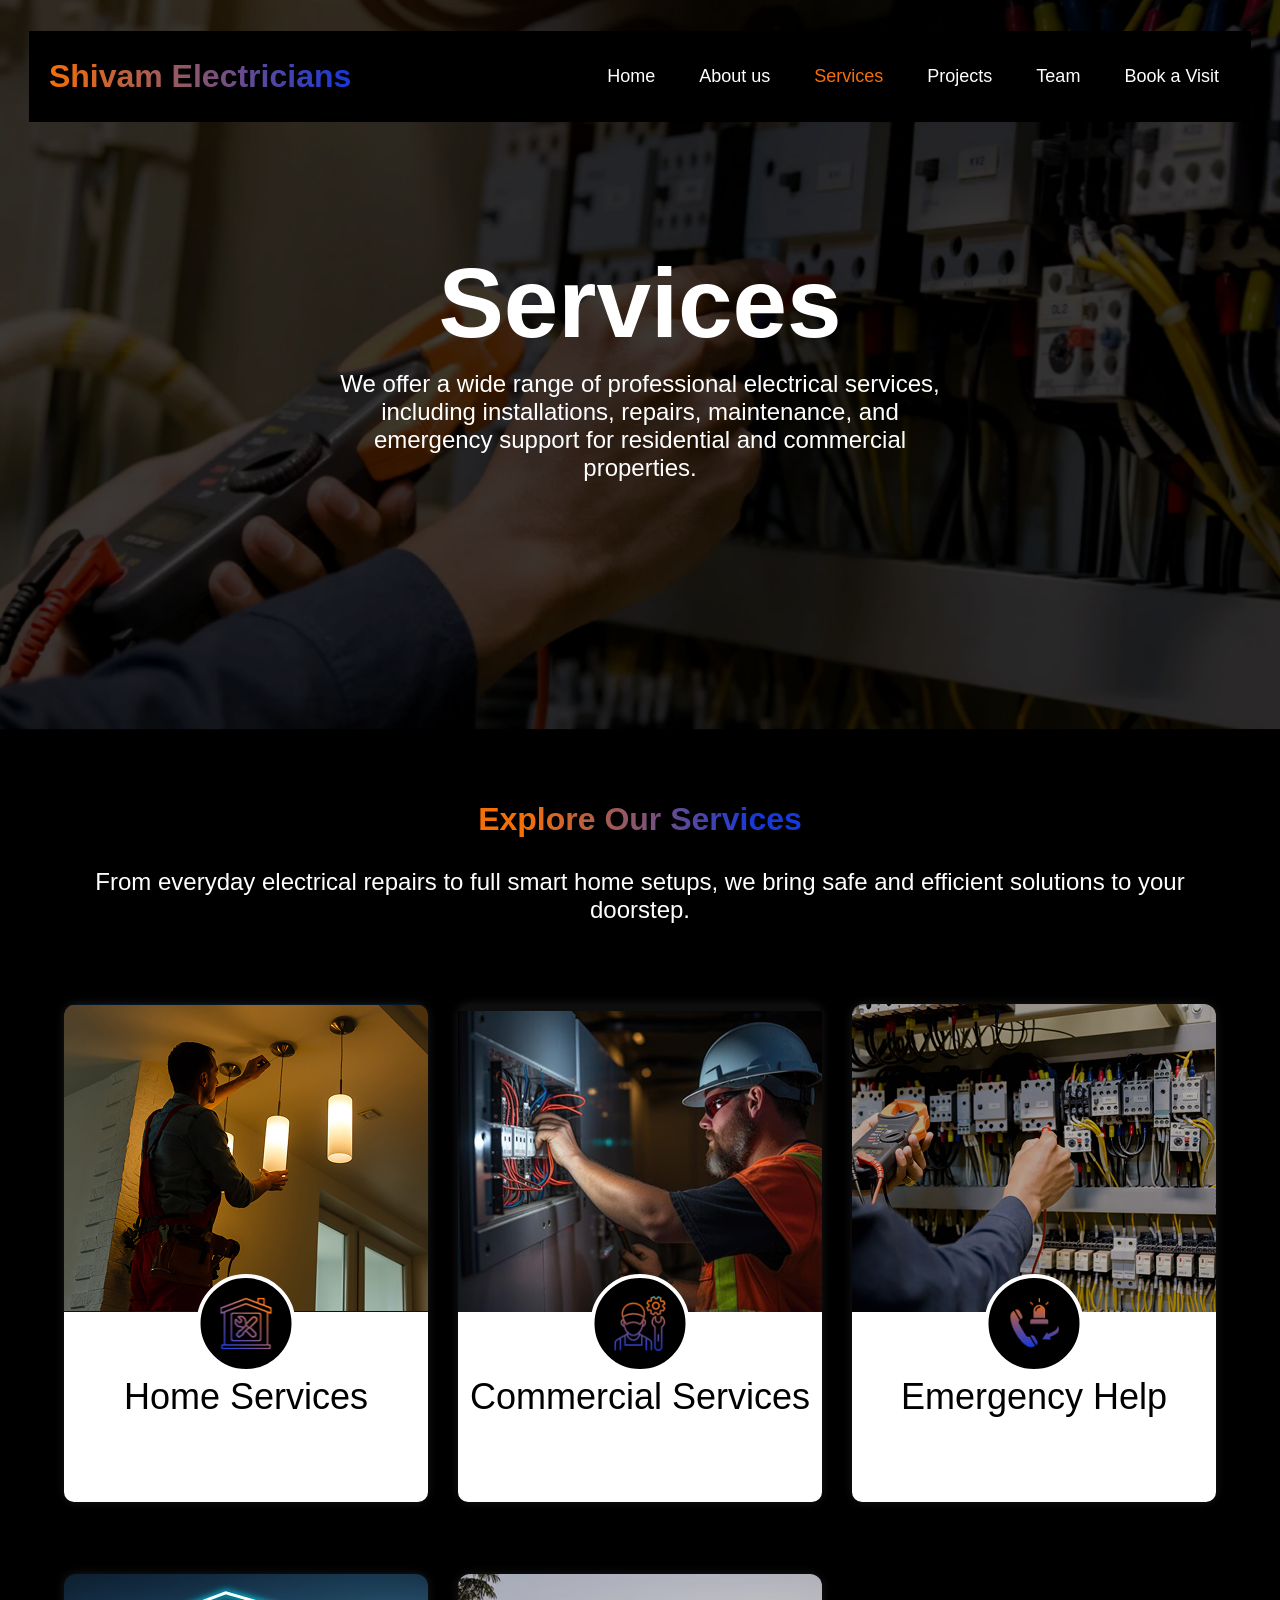
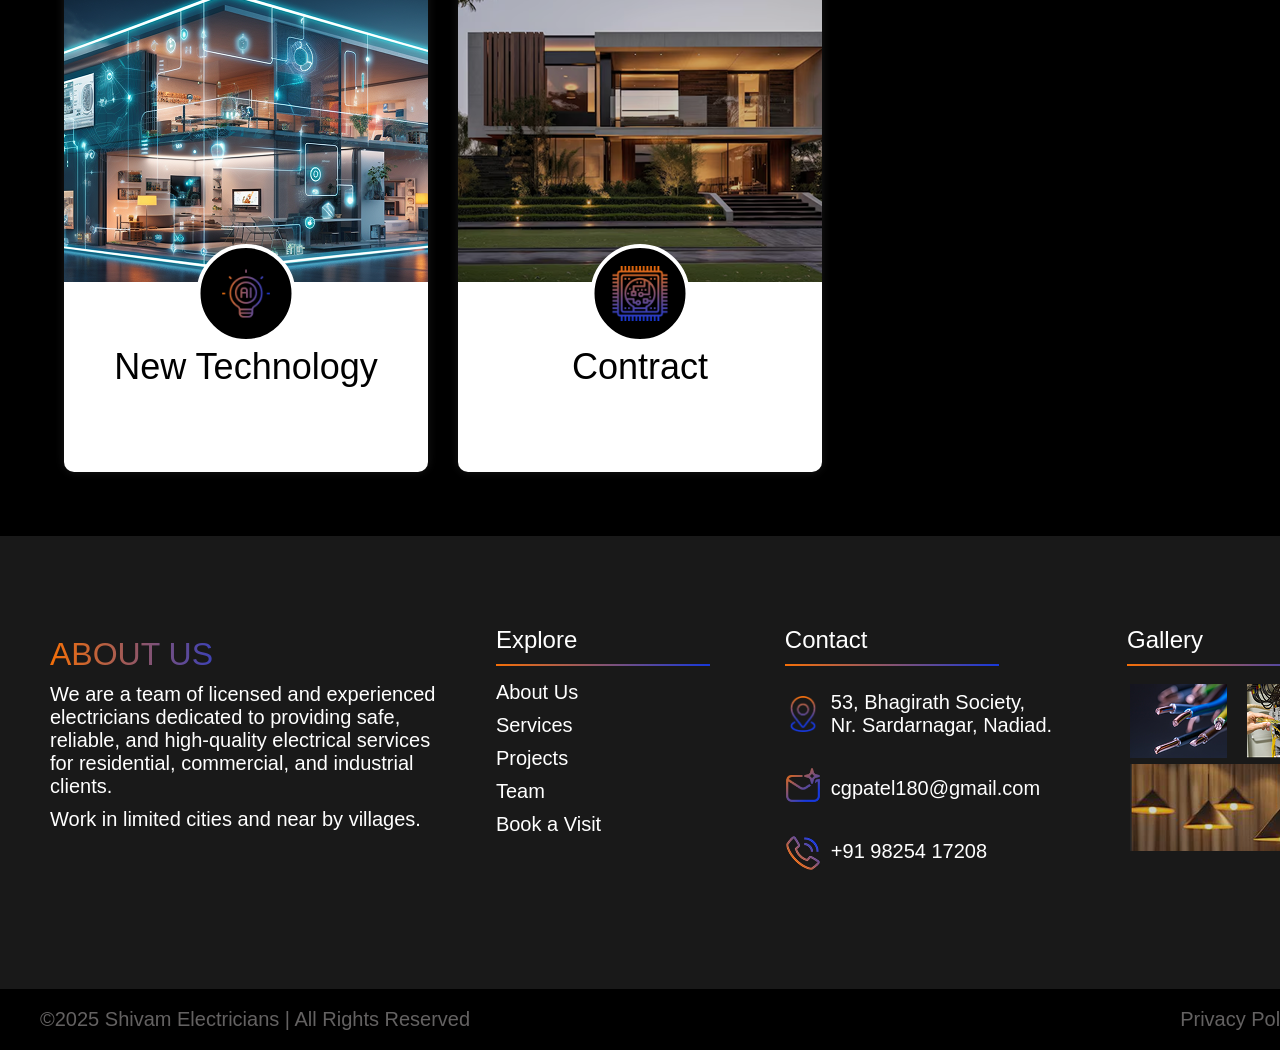
<file: services.html>
<!DOCTYPE html>
<html lang="en">
<head>
  <meta charset="UTF-8">
  <meta name="viewport" content="width=device-width, initial-scale=1.0">
  <title>Services - Shivam Electricians</title>
  <style>
    * {
      box-sizing: border-box;
      margin: 0;
      padding: 0;
    }

    body {
      font-family: 'Roboto Condensed', sans-serif;
      background: #000;
      color: white;
    }

    .navbar {
      position: absolute;
      top: 31px;
      left: 28.9px;
      right: 28.9px;
      height: 91px;
      display: flex;
      justify-content: space-between;
      align-items: center;
      z-index: 10;
      background-color: #000;
      padding: 0 20px;
    }

    .logo a {
      font-size: 32px;
      font-weight: bold;
      background: linear-gradient(90deg, #F56F08, #1738DA);
      -webkit-background-clip: text;
      -webkit-text-fill-color: transparent;
      text-decoration: none;
    }

    .nav-links {
      display: flex;
      gap: 20px;
    }

    .nav-links a {
      text-decoration: none;
      color: white;
      font-size: 18px;
      padding: 8px 12px;
      transition: color 0.3s ease;
    }

    .nav-links a:hover,
    .nav-links a.active {
      color: #F56F08;
    }

    .hamburger {
      display: none;
      flex-direction: column;
      cursor: pointer;
      gap: 5px;
    }

    .hamburger span {
      height: 3px;
      width: 25px;
      background-color: white;
      border-radius: 2px;
    }

    /* Responsive Styles */
    @media (max-width: 1024px) {
      .nav-links {
        display: none;
        position: absolute;
        top: 91px;
        right: 0;
        background-color: #000;
        flex-direction: column;
        width: 100%;
        text-align: center;
        padding: 15px 0;
      }

      .nav-links.active {
        display: flex;
      }

      .hamburger {
        display: flex;
      }

      .navbar {
        flex-wrap: wrap;
      }
    }
    .banner-container {
      position: relative;
      width: 100%;
      max-width: 1514px;
      height: 737px;
      overflow: hidden;
      margin: 0 auto;
    }

    .banner-image {
      width: 100%;
      height: 100%;
      object-fit: cover;
    }

    .banner-overlay {
      position: absolute;
      top: 0;
      left: 0;
      width: 100%;
      height: 100%;
      background: rgba(0, 0, 0, 0.1);
    }

    .banner-content {
      position: absolute;
      top: 50%;
      left: 50%;
      transform: translate(-50%, -50%);
      text-align: center;
    }

    .banner-content p {
      font-size: 24px;
      margin-block: 10px;
    }

    .banner-content h2 {
      font-size: 98px;
      font-weight: 900;
      font-family: 'Roboto', sans-serif;
      background: linear-gradient(to right, #ffffff, #ffffff);
      -webkit-background-clip: text;
      -webkit-text-fill-color: transparent;
    }

    .section {
      padding: 64px 64px;
    }

    .head {
      text-align: center;
      margin-bottom: 40px;
    }

    .title1 {
      font-size: 32px;
      font-weight: bold;
      background: linear-gradient(90deg, #F56F08 40%, #1738DA 60%);
      -webkit-background-clip: text;
      -webkit-text-fill-color: transparent;
    }

    .subtitle {
      font-size: 24px;
      font-weight: lighter;
      margin-top: 30px;
    }

    .carousel {
      display: flex;
      justify-content: center;
      margin-top: 80px;
    }

    .cards-wrapper {
      max-width: 1400px;
      width: 100%;
    }

    .cards {
      display: grid;
      grid-template-columns: repeat(3, 1fr);
      gap: 32px 30px;
    }

    .cards > .card:nth-child(4),
    .cards > .card:nth-child(5) {
      margin-top: 40px;
    }

    .card {
      position: relative;
      width: 100%;
      max-width: 448px;
      margin: 0 auto;
      cursor: pointer;
      border-radius: 12px;
      overflow: visible;
      box-shadow: 0 0 10px rgba(255, 255, 255, 0.1);
    }

    .image {
      height: 308px;
      background-size: cover;
      background-position: center;
      border-top-left-radius: 12px;
      border-top-right-radius: 12px;
    }

    .icon {
      position: absolute;
      top: 270px;
      left: 50%;
      transform: translateX(-50%);
      width: 99px;
      height: 99px;
      background: black;
      border: 4px solid white;
      border-radius: 50%;
      display: flex;
      align-items: center;
      justify-content: center;
      z-index: 1;
    }

    .icon img {
      width: 55px;
      height: 55px;
    }

    .info {
      background: white;
      color: black;
      height: 190px;
      text-align: center;
      padding-top: 64px;
      border-bottom-left-radius: 10px;
      border-bottom-right-radius: 10px;
      position: relative;
    }

    .label {
      font-size: 36px;
      font-weight: lighter;
    }

    .btnbox {
      position: absolute;
      top: calc(100% - 30px);
      left: 50%;
      transform: translate(-50%, 0);
      opacity: 0;
      transition: opacity 0.3s ease;
      z-index: 2;
    }

    .card:hover .btnbox {
      opacity: 1;
    }

    .button {
      width: 201px;
      height: 55px;
      font-size: 1.125rem;
      color: white;
      background: linear-gradient(45deg, #F56F08, #1738DA);
      border: none;
      border-radius: 8px;
      cursor: pointer;
    }

    @media (max-width: 1400px) {
      .cards {
        grid-template-columns: repeat(auto-fit, minmax(280px, 1fr));
      }
    }

    .footer {
    width: 1514px;
    height: 453px;
    display: flex;
    padding: 50px;
    background-color: #191919;
    box-sizing: border-box;
    gap: 50px;
  }

  .footer-section.about {
    width: 28%;
    margin-top: 50px;
  }

  .footer-section.grouped {
    flex: 1;
    display: flex;
    justify-content: space-between;
    margin-top: 40px;
  }

  .footer-section h2 {
    font-size: 32px;
    font-weight: 500;
    background: linear-gradient(to right, #F56F08, #1738DA 50%);
    -webkit-background-clip: text;
    -webkit-text-fill-color: transparent;
  }

  .footer-section p,
  .footer-section li,
  .footer-section span {
    font-size: 20px;
    font-weight: 400;
    color: white;
    margin: 10px 0;
  }

  .footer-section h3 {
    font-size: 24px;
    font-weight: 500;
    color: white;
    margin-bottom: 10px;
  }

  .gradient-line {
    width: 214px;
    height: 2px;
    background: linear-gradient(to right, #F56F08, #1738DA);
    margin-bottom: 15px;
  }

  .contact-item {
    display: flex;
    align-items: flex-start;
    margin-bottom: 20px;
  }

  .contact-item img {
    width: 36px;
    height: 36px;
    margin-right: 10px;
  }

  .gallery img {
    margin: 3px;
  }

  .gallery-row {
    display: flex;
    gap: 14px;
  }

  .copyright {
    width: 1528px;
    height: 61px;
    background-color: black;
    color: white;
    display: flex;
    justify-content: space-between;
    align-items: center;
    padding: 0 40px;
    box-sizing: border-box;
  }

  .gradient-text {
    background: #636161;
    -webkit-background-clip: text;
    -webkit-text-fill-color: transparent;
    font-size: 20px;
    font-weight: normal;
  }

  .copyright a {
    text-decoration: none;
    margin-left: 20px;
    font-size: 20px;
    font-weight: normal;
    background: #636161;
    -webkit-background-clip: text;
    -webkit-text-fill-color: transparent;
  }

  @media screen and (max-width: 1024px) {
    .footer {
      flex-direction: column;
      align-items: flex-start;
      width: 100%;
      height: auto;
      padding: 40px 30px;
      gap: 40px;
    }

    .footer-section.about {
      width: 100%;
      margin-top: 0;
    }

    .footer-section.grouped {
      flex-direction: column;
      width: 100%;
      margin-top: 0;
      gap: 40px;
    }

    .footer-section {
      width: 100%;
    }

    .footer-section h2,
    .footer-section h3 {
      text-align: left;
    }

    .gallery-row {
      flex-wrap: wrap;
      gap: 10px;
    }

    .copyright {
      flex-direction: column;
      align-items: center;
      width: 100%;
      height: auto;
      padding: 20px;
      gap: 10px;
      text-align: center;
    }

    .copyright a {
      margin: 0 10px;
    }
  }

  @media screen and (max-width: 600px) {
    .footer {
      padding: 30px 20px;
    }

    .footer-section h2 {
      font-size: 26px;
    }

    .footer-section h3 {
      font-size: 20px;
    }

    .footer-section p,
    .footer-section span {
      font-size: 16px;
    }

    .contact-item img {
      width: 28px;
      height: 28px;
    }

    .gradient-line {
      width: 150px;
    }

    .gallery-row img {
      width: 100px;
      height: auto;
    }

    .copyright {
      font-size: 14px;
    }

    .copyright a {
      font-size: 14px;
    }
  }
  </style>
</head>
<body>
  <div class="navbar">
    <div class="logo">
      <a href="index.html">Shivam Electricians</a>
    </div>
    <div class="hamburger" onclick="toggleMenu()">
      <span></span>
      <span></span>
      <span></span>
    </div>
    <div class="nav-links" id="navLinks">
      <a href="index.html">Home</a>
      <a href="aboutus.html">About us</a>
      <a class="active" href="services.html">Services</a>
      <a href="projects.html">Projects</a>
      <a href="team.html">Team</a>
      <a href="bookavisit.html">Book a Visit</a>
    </div>
  </div>

  <div class="banner-container">
    <img src="services banner.png" class="banner-image" alt="Banner 1">
    <div class="banner-overlay"></div>
    <div class="banner-content">
      <h2>Services</h2>
      <p>We offer a wide range of professional electrical services, including installations, repairs, maintenance, and emergency support for residential and commercial properties.</p>
    </div>
  </div>

  <section class="section">
    <div class="head">
      <h2 class="title1">Explore Our Services</h2>
      <p class="subtitle">From everyday electrical repairs to full smart home setups, we bring safe and efficient solutions to your doorstep.</p>
    </div>
    <div class="carousel">
      <div class="cards-wrapper">
        <div id="cards" class="cards"></div>
      </div>
    </div>
  </section>

  <div class="footer">
  <!-- About Us -->
  <div class="footer-section about">
    <h2>ABOUT US</h2>
    <p>We are a team of licensed and experienced electricians dedicated to providing safe, reliable, and high-quality electrical services for residential, commercial, and industrial clients.</p>
    <p>Work in limited cities and near by villages.</p>
  </div>

  <!-- Grouped Sections: Explore, Contact, Gallery -->
  <div class="footer-section grouped">
    <!-- Explore -->
    <div class="footer-section">
      <h3>Explore</h3>
      <div class="gradient-line"></div>
      <p>About Us</p>
      <p>Services</p>
      <p>Projects</p>
      <p>Team</p>
      <p>Book a Visit</p>
    </div>

    <!-- Contact -->
    <div class="footer-section">
      <h3>Contact</h3>
      <div class="gradient-line"></div>
      <div class="contact-item">
        <img src="location 1.png" alt="Location" style="margin-top: 15px;">
        <span>53, Bhagirath Society,<br>Nr. Sardarnagar, Nadiad.</span>
      </div>
      <div class="contact-item">
        <img src="mail 1.png" alt="Email">
        <span>cgpatel180@gmail.com</span>
      </div>
      <div class="contact-item">
        <img src="telephone-call 3.png" alt="Phone" style="margin-top: 5px;">
        <span>+91 98254 17208</span>
      </div>
    </div>

    <!-- Gallery -->
    <div class="footer-section">
      <h3>Gallery</h3>
      <div class="gradient-line"></div>
      <div class="gallery">
        <div class="gallery-row">
          <img src="gallery1.png" width="97" height="74">
          <img src="gallery2 .png" width="97" height="74">
          <img src="gallery3.png" width="97" height="74">
        </div>
        <div class="gallery-row">
          <img src="gallery4.png" width="331" height="87">
        </div>
      </div>
    </div>
  </div>
</div>

<!-- Copyright -->
<div class="copyright">
  <div class="gradient-text">©2025 Shivam Electricians | All Rights Reserved</div>
  <div>
    <a href="privacypolicy.html">Privacy Policy</a>
    <a href="termsofservice.html">Terms of Services</a>
  </div>
</div>

  <script>
     function toggleMenu() {
      const nav = document.getElementById('navLinks');
      nav.classList.toggle('active');
    }
    const cardsContainer = document.getElementById("cards");

    const cardData = [
      {
        title: "Home Services",
        bg: "home service.png",
        icon: "home service icon.png",
        link: "homeservice.html"
      },
      {
        title: "Commercial Services",
        bg: "commercial service.png",
        icon: "commercial icon.png",
        link: "commercialservice.html"
      },
      {
        title: "Emergency Help",
        bg: "emergency help.png",
        icon: "eh icon.png",
        link: "emergency help.html"
      },
      {
        title: "New Technology",
        bg: "new technology.png",
        icon: "nt icon.png",
        link: "newtechnology.html"
      },
      {
        title: "Contract",
        bg: "contract image.png",
        icon: "contract .png",
        link: "full contract.html"
      }
    ];

    function renderCards(data) {
      cardsContainer.innerHTML = "";
      data.forEach(card => {
        const cardElement = document.createElement("div");
        cardElement.className = "card";
        cardElement.innerHTML = `
          <div class="image" style="background-image: url('${card.bg}');"></div>
          <div class="icon"><img src="${card.icon}" alt="Icon" /></div>
          <div class="info">
            <h3 class="label">${card.title}</h3>
            <div class="btnbox">
              <a href="${card.link}"><button class="button">Read More</button></a>
            </div>
          </div>`;
        cardsContainer.appendChild(cardElement);
      });
    }

    renderCards(cardData);
  </script>
</body>
</html>
</file>
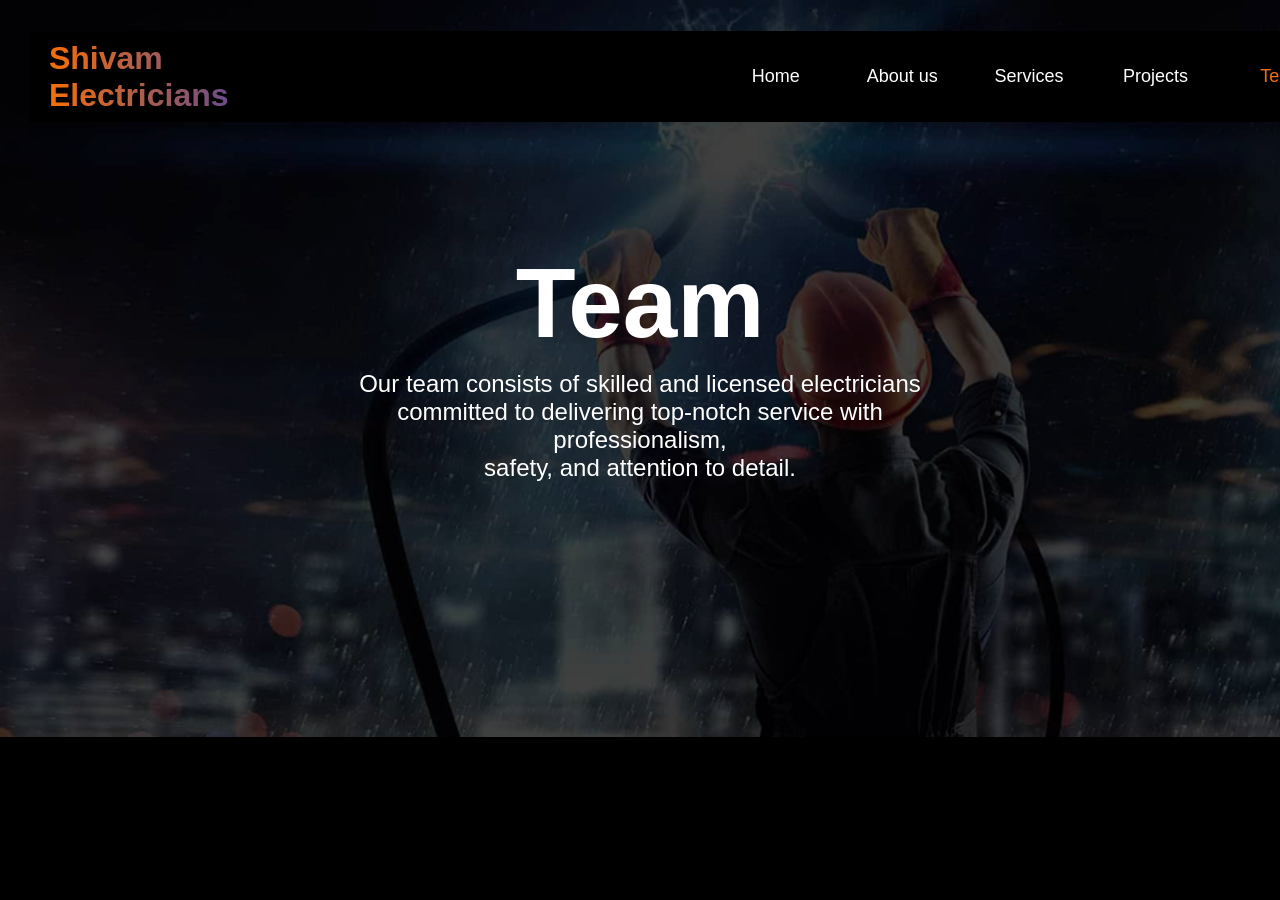
<file: team.html>
<!DOCTYPE html>
<html lang="en">
<head>
    <meta charset="UTF-8">
    <meta name="viewport" content="width=device-width, initial-scale=1.0">
    <title>Document</title>
    <style>
        * {
      box-sizing: border-box;
      margin: 0;
      padding: 0;
    }

    body {
      font-family: 'Roboto Condensed', sans-serif;
      background: #000;
      color: white;
    }

    .navbar {
      position: absolute;
      top: 31px;
      left: 28.9px;
      width: 1453.19px;
      height: 91px;
      display: flex;
      justify-content: space-between;
      align-items: center;
      z-index: 10;
      background-color: #000;
    }

    .logo {
      font-size: 32px;
      font-weight: bold;
      background: linear-gradient(90deg, #F56F08, #1738DA);
      -webkit-background-clip: text;
      -webkit-text-fill-color: transparent;
      width: 290px;
      height: 91px;
      align-content: center;
      margin-left: 20px;
    }

    .nav-links {
      display: flex;
      gap: 10px;
      margin-right: 15px;
    }

    .nav-links a {
      text-decoration: none;
      color: white;
      font-size: 18px;
      width: 116.61px;
      height: 31px;
      display: flex;
      align-items: center;
      justify-content: center;
      transition: color 0.3s ease;
    }

    .nav-links a:hover,
    .nav-links a.active {
      color: #F56F08;
    }

    .banner-container {
      position: relative;
      width: 100%;
      max-width: 1514px;
      height: 737px;
      overflow: hidden;
      margin: 0 auto;
    }

    .banner-image {
      width: 100%;
      height: 100%;
      object-fit: cover;
    }

    .banner-overlay {
      position: absolute;
      top: 0;
      left: 0;
      width: 100%;
      height: 100%;
      background: rgba(0, 0, 0, 0.3);
    }

    .banner-content {
      position: absolute;
      top: 50%;
      left: 50%;
      transform: translate(-50%, -50%);
      text-align: center;
      color: white;
    }

    .banner-content p {
      font-size: 24px;
      margin-block: 10px;
    }

    .banner-content h2 {
      font-size: 98px;
      font-weight: 900;
      font-family: 'Roboto', sans-serif;
      background: linear-gradient(to right, #ffffff, #ffffff);
      -webkit-background-clip: text;
      -webkit-text-fill-color: transparent;
    }

    </style>
</head>
<body>
    <div class="navbar">
    <div class="logo"><a href="landing.html">Shivam Electricians</a></div>
    <div class="nav-links">
      <a href="landing.html">Home</a>
      <a href="aboutus.html">About us</a>
      <a href="services.html">Services</a>
      <a href="#">Projects</a>
      <a class="active" href="#">Team</a>
      <a href="#">Book a Visit</a>
    </div>
  </div>

  <div class="banner-container">
    <img src="project banner.png" class="banner-image" alt="Banner" />
    <div class="banner-overlay"></div>
    <div class="banner-content">
      <h2>Team</h2>
      <p>Our team consists of skilled and licensed electricians<br> committed to delivering top-notch service with professionalism,<br> safety, and attention to detail.
      </p>
    </div>
  </div>
</body>
</html>
</file>
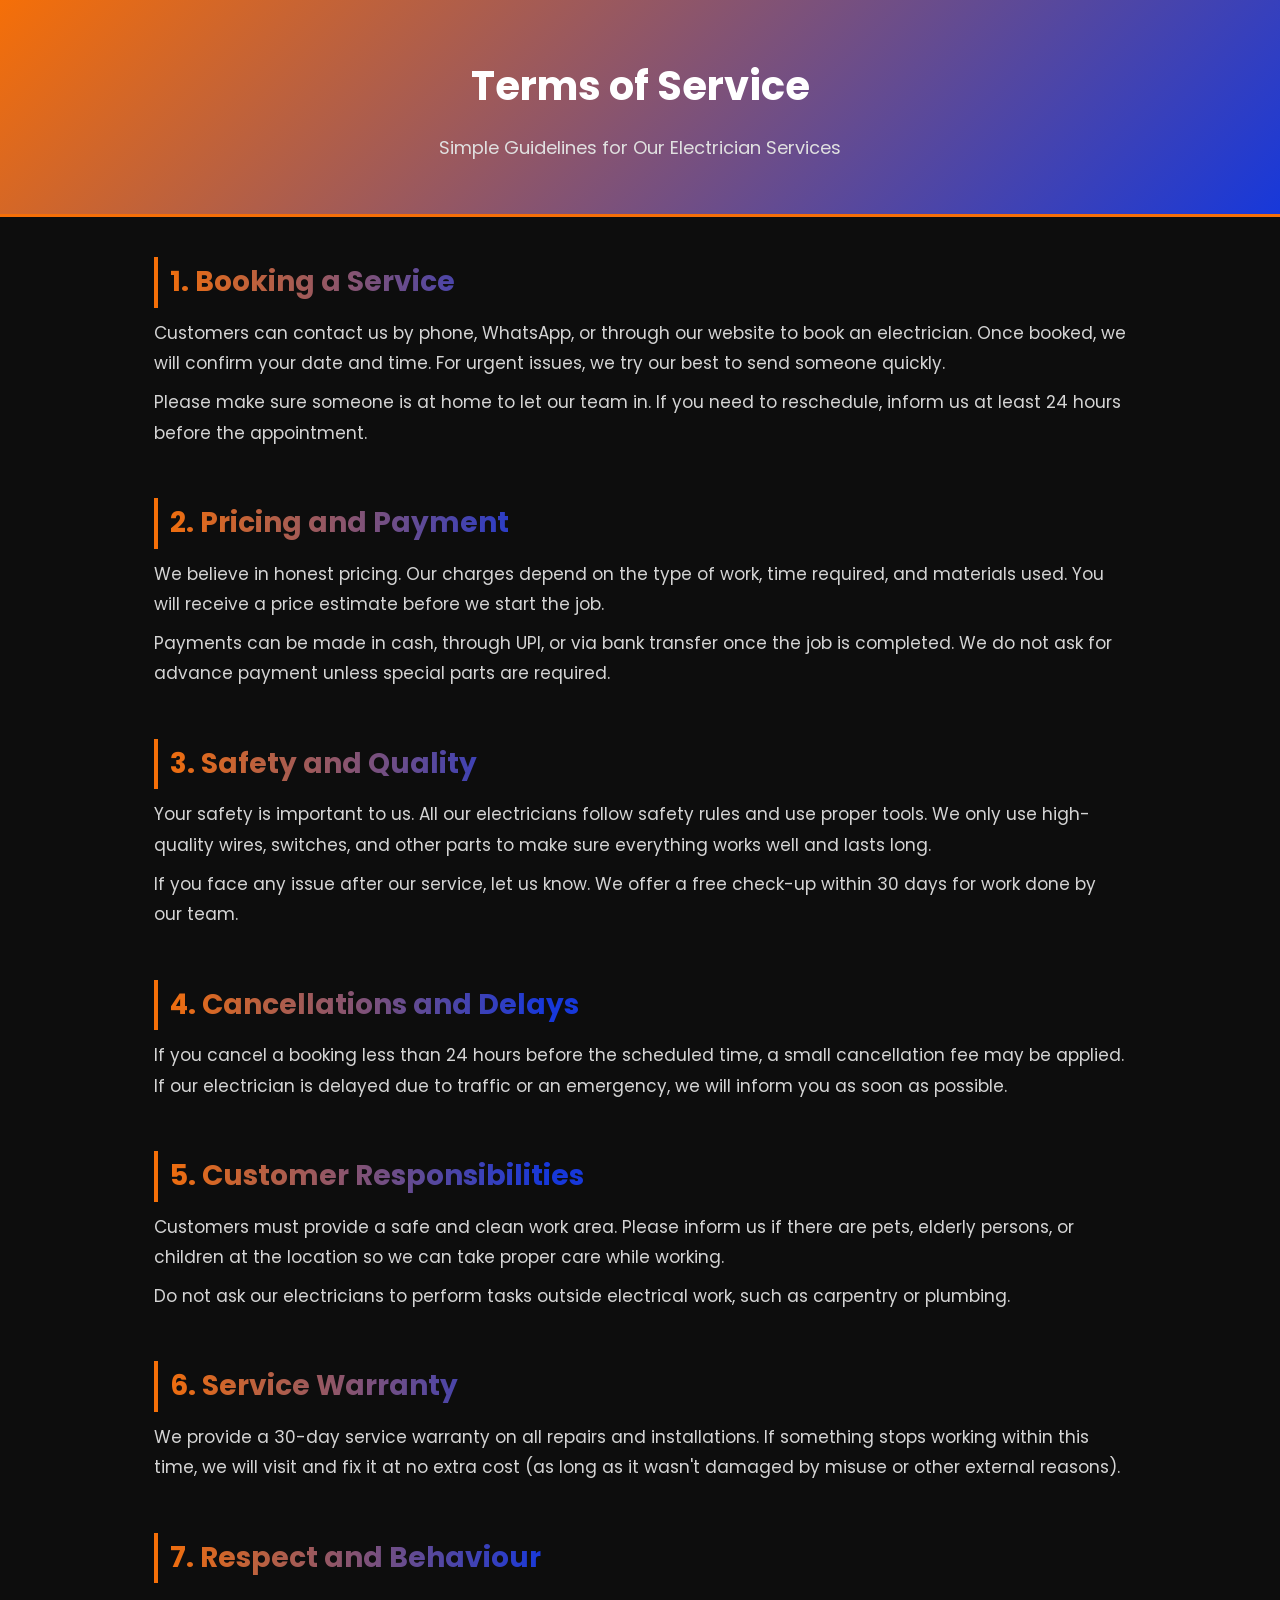
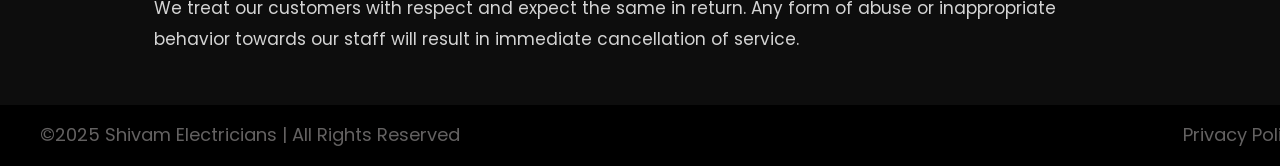
<file: termsofservice.html>
<!DOCTYPE html>
<html lang="en">
<head>
  <meta charset="UTF-8" />
  <meta name="viewport" content="width=device-width, initial-scale=1.0"/>
  <title>Terms of Service - Electrician Services</title>
  <link href="https://fonts.googleapis.com/css2?family=Poppins:wght@300;500;700&display=swap" rel="stylesheet"/>
  <style>
    * {
      margin: 0;
      padding: 0;
      box-sizing: border-box;
    }

    body {
      font-family: 'Poppins', sans-serif;
      background-color: #0d0d0d;
      color: #f1f1f1;
      line-height: 1.8;
    }

    header {
      background: linear-gradient(135deg, #F56F08, #1738DA);
      padding: 50px 64px;
      text-align: center;
      border-bottom: 3px solid #f56f08;
    }

    header h1 {
      font-size: 40px;
      font-weight: 700;
      margin-bottom: 10px;
      color: #fff;
    }

    header p {
      font-size: 18px;
      color: #e0e0e0;
    }

    .container {
      max-width: 1100px;
      margin: 40px auto;
      padding: 0 64px;
    }

    section {
      margin-bottom: 50px;
    }

    section h2 {
  font-size: 28px;
  margin-bottom: 10px;
  padding-left: 12px;
  border-left: 4px solid #f56f08;
  background: linear-gradient(90deg, #F56F08, #1738DA 40%);
  -webkit-background-clip: text;
  -webkit-text-fill-color: transparent;
  background-clip: text;
  color: transparent;
}


    section p {
      font-size: 17px;
      color: #d4d4d4;
      margin-top: 8px;
    }

    footer {
      background: #111;
      text-align: center;
      padding: 20px;
      color: #aaa;
      border-top: 1px solid #222;
    }

    @media (max-width: 768px) {
      .container {
        padding: 0 20px;
      }

      header h1 {
        font-size: 30px;
      }

      section h2 {
        font-size: 24px;
      }
    }
    .copyright {
      width: 1528px;
      height: 61px;
      background-color: black;
      color:white;
      display: flex;
      justify-content: space-between;
      align-items: center;
      padding: 0 40px;
      box-sizing: border-box;
    }
    .gradient-text {
      background:#636161;
      -webkit-background-clip: text;
      -webkit-text-fill-color: transparent;
      font-size: 18px;
      font-weight:normal;
    }
    .copyright a {
      text-decoration: none;
      margin-left: 20px;
      font-size: 18px;
      font-weight:normal;
      background:#636161;
      -webkit-background-clip: text;
      -webkit-text-fill-color: transparent;
    }
  </style>
</head>
<body>

  <header>
    <h1>Terms of Service</h1>
    <p>Simple Guidelines for Our Electrician Services</p>
  </header>

  <div class="container">
    <section>
      <h2>1. Booking a Service</h2>
      <p>Customers can contact us by phone, WhatsApp, or through our website to book an electrician. Once booked, we will confirm your date and time. For urgent issues, we try our best to send someone quickly.</p>
      <p>Please make sure someone is at home to let our team in. If you need to reschedule, inform us at least 24 hours before the appointment.</p>
    </section>

    <section>
      <h2>2. Pricing and Payment</h2>
      <p>We believe in honest pricing. Our charges depend on the type of work, time required, and materials used. You will receive a price estimate before we start the job.</p>
      <p>Payments can be made in cash, through UPI, or via bank transfer once the job is completed. We do not ask for advance payment unless special parts are required.</p>
    </section>

    <section>
      <h2>3. Safety and Quality</h2>
      <p>Your safety is important to us. All our electricians follow safety rules and use proper tools. We only use high-quality wires, switches, and other parts to make sure everything works well and lasts long.</p>
      <p>If you face any issue after our service, let us know. We offer a free check-up within 30 days for work done by our team.</p>
    </section>

    <section>
      <h2>4. Cancellations and Delays</h2>
      <p>If you cancel a booking less than 24 hours before the scheduled time, a small cancellation fee may be applied. If our electrician is delayed due to traffic or an emergency, we will inform you as soon as possible.</p>
    </section>

    <section>
      <h2>5. Customer Responsibilities</h2>
      <p>Customers must provide a safe and clean work area. Please inform us if there are pets, elderly persons, or children at the location so we can take proper care while working.</p>
      <p>Do not ask our electricians to perform tasks outside electrical work, such as carpentry or plumbing.</p>
    </section>

    <section>
      <h2>6. Service Warranty</h2>
      <p>We provide a 30-day service warranty on all repairs and installations. If something stops working within this time, we will visit and fix it at no extra cost (as long as it wasn't damaged by misuse or other external reasons).</p>
    </section>

    <section>
      <h2>7. Respect and Behaviour</h2>
      <p>We treat our customers with respect and expect the same in return. Any form of abuse or inappropriate behavior towards our staff will result in immediate cancellation of service.</p>
    </section>
  </div>
<div class="copyright">
    <div class="gradient-text">©2025 Shivam Electricians | All Rights Reserved</div>
    <div>
      <a href="privacypolicy.html">Privacy Policy</a>
      <a href="termsofservice.html">Terms of Services</a>
    </div>
  </div>

</body>
</html>
</file>
